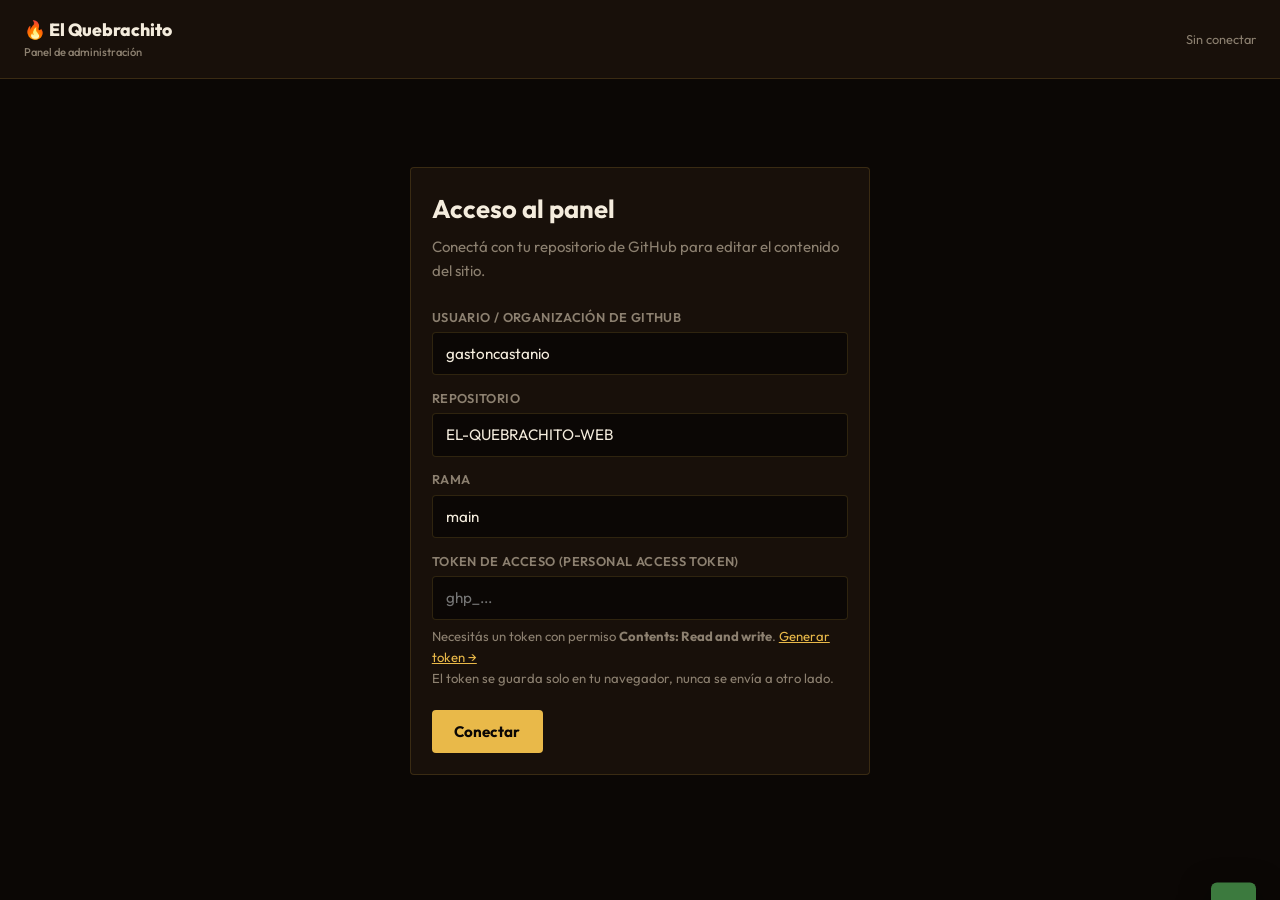
<file: admin.html>
<!DOCTYPE html>
<html lang="es">
<head>
  <meta charset="UTF-8" />
  <meta name="viewport" content="width=device-width, initial-scale=1.0" />
  <title>Panel de Administración — El Quebrachito</title>
  <meta name="robots" content="noindex, nofollow" />
  <link href="https://fonts.googleapis.com/css2?family=Outfit:wght@400;500;600;700;800&display=swap" rel="stylesheet" />
  <style>
    :root {
      --negro: #0B0705; --carbon: #18100A; --carbon-2: #20150C;
      --oro: #E9B949; --oro-claro: #F6D87F; --brasa: #D2691E;
      --crema: #F4ECDD; --gris: #8C8070; --linea: rgba(233,185,73,.16);
      --ok: #3C7A3E; --err: #c0392b;
    }
    * { box-sizing: border-box; margin: 0; padding: 0; }
    body {
      font-family: 'Outfit', sans-serif; background: var(--negro);
      color: var(--crema); line-height: 1.6; font-size: 15px;
    }
    a { color: var(--oro); }
    .wrap { max-width: 1000px; margin: 0 auto; padding: 1.5rem; }

    header.bar {
      background: var(--carbon); border-bottom: 1px solid var(--linea);
      padding: 1rem 1.5rem; display: flex; justify-content: space-between;
      align-items: center; position: sticky; top: 0; z-index: 10;
    }
    header.bar .logo { font-weight: 800; font-size: 1.1rem; }
    header.bar .logo small { display: block; font-size: .7rem; color: var(--gris); font-weight: 500; }
    .status-dot { font-size: .8rem; color: var(--gris); }

    h1 { font-size: 1.6rem; margin-bottom: .3rem; }
    h2 { font-size: 1.2rem; margin: 2rem 0 1rem; color: var(--oro); border-bottom: 1px solid var(--linea); padding-bottom: .5rem; }
    p.sub { color: var(--gris); margin-bottom: 1.5rem; }

    .card {
      background: var(--carbon); border: 1px solid var(--linea);
      padding: 1.3rem; margin-bottom: 1rem; border-radius: 4px;
    }
    label { display: block; font-size: .8rem; font-weight: 600; color: var(--gris); margin-bottom: .3rem; margin-top: .8rem; text-transform: uppercase; letter-spacing: .03em; }
    label:first-child { margin-top: 0; }
    input, textarea, select {
      width: 100%; padding: .7rem .8rem; background: var(--negro);
      border: 1px solid var(--linea); color: var(--crema);
      border-radius: 4px; font-family: inherit; font-size: .95rem;
    }
    input:focus, textarea:focus { outline: none; border-color: var(--oro); }
    textarea { resize: vertical; min-height: 70px; }

    .btn {
      display: inline-flex; align-items: center; gap: .5rem;
      padding: .75rem 1.4rem; background: var(--oro); color: var(--negro);
      border: none; border-radius: 4px; font-weight: 700; cursor: pointer;
      font-family: inherit; font-size: .95rem; transition: all .2s;
    }
    .btn:hover { background: var(--oro-claro); }
    .btn.ghost { background: transparent; color: var(--crema); border: 1px solid var(--linea); }
    .btn.ghost:hover { border-color: var(--oro); color: var(--oro); }
    .btn.danger { background: transparent; color: var(--err); border: 1px solid var(--err); }
    .btn.danger:hover { background: var(--err); color: #fff; }
    .btn:disabled { opacity: .5; cursor: not-allowed; }

    .row { display: grid; grid-template-columns: 1fr 1fr; gap: 1rem; }
    @media (max-width: 600px) { .row { grid-template-columns: 1fr; } }

    .toast {
      position: fixed; bottom: 1.5rem; right: 1.5rem; padding: 1rem 1.4rem;
      border-radius: 6px; font-weight: 600; z-index: 100; max-width: 360px;
      box-shadow: 0 10px 30px rgba(0,0,0,.5); transform: translateY(120%);
      transition: transform .3s; background: var(--ok); color: #fff;
    }
    .toast.show { transform: translateY(0); }
    .toast.err { background: var(--err); }

    .hidden { display: none !important; }

    .prod-item {
      display: flex; gap: 1rem; align-items: center;
      padding: .8rem; border: 1px solid var(--linea); border-radius: 4px;
      margin-bottom: .6rem; background: var(--negro);
    }
    .prod-item img { width: 56px; height: 56px; object-fit: cover; border-radius: 4px; flex-shrink: 0; }
    .prod-item .info { flex: 1; min-width: 0; }
    .prod-item .info strong { display: block; }
    .prod-item .info span { font-size: .82rem; color: var(--gris); }
    .prod-item .acts { display: flex; gap: .4rem; }
    .prod-item .acts button { padding: .4rem .7rem; font-size: .8rem; }

    .login-box { max-width: 460px; margin: 4rem auto; }
    .help { font-size: .82rem; color: var(--gris); margin-top: .4rem; }
    .img-preview { width: 100%; max-width: 200px; aspect-ratio: 1; object-fit: cover; border-radius: 4px; margin-top: .5rem; border: 1px solid var(--linea); }
    .badge { display: inline-block; background: var(--brasa); color: #fff; font-size: .65rem; padding: .15rem .5rem; border-radius: 3px; font-weight: 700; margin-left: .5rem; }
    .spinner { display: inline-block; width: 14px; height: 14px; border: 2px solid rgba(0,0,0,.3); border-top-color: var(--negro); border-radius: 50%; animation: spin .6s linear infinite; }
    @keyframes spin { to { transform: rotate(360deg); } }
  </style>
</head>
<body>

  <header class="bar">
    <div class="logo">🔥 El Quebrachito <small>Panel de administración</small></div>
    <div class="status-dot" id="connStatus">Sin conectar</div>
  </header>

  <!-- LOGIN -->
  <section id="loginView" class="wrap">
    <div class="login-box card">
      <h1>Acceso al panel</h1>
      <p class="sub">Conectá con tu repositorio de GitHub para editar el contenido del sitio.</p>

      <label>Usuario / Organización de GitHub</label>
      <input id="ghOwner" placeholder="gastoncastanio" value="gastoncastanio" />

      <label>Repositorio</label>
      <input id="ghRepo" placeholder="EL-QUEBRACHITO-WEB" value="EL-QUEBRACHITO-WEB" />

      <label>Rama</label>
      <input id="ghBranch" placeholder="main" value="main" />

      <label>Token de acceso (Personal Access Token)</label>
      <input id="ghToken" type="password" placeholder="ghp_..." />
      <p class="help">
        Necesitás un token con permiso <strong>Contents: Read and write</strong>.
        <a href="https://github.com/settings/tokens?type=beta" target="_blank">Generar token →</a><br>
        El token se guarda solo en tu navegador, nunca se envía a otro lado.
      </p>

      <div style="margin-top:1.3rem; display:flex; gap:.6rem;">
        <button class="btn" id="btnLogin">Conectar</button>
      </div>
    </div>
  </section>

  <!-- PANEL -->
  <section id="panelView" class="wrap hidden">
    <div style="display:flex; justify-content:space-between; align-items:flex-start; flex-wrap:wrap; gap:1rem;">
      <div>
        <h1>Editor de contenido</h1>
        <p class="sub" id="repoLabel"></p>
      </div>
      <div style="display:flex; gap:.6rem;">
        <button class="btn ghost" id="btnReload">Recargar</button>
        <button class="btn ghost" id="btnLogout">Salir</button>
      </div>
    </div>

    <!-- CONFIG GENERAL -->
    <h2>Ajustes generales</h2>
    <div class="card">
      <div class="row">
        <div><label>WhatsApp (con código país)</label><input id="cfgWa" placeholder="5491123713598" /></div>
        <div><label>Instagram (sin @)</label><input id="cfgIg" placeholder="elquebrachitolobos" /></div>
      </div>
      <label>Banner promocional</label>
      <input id="cfgBanner" />
    </div>

    <!-- HERO -->
    <h2>Sección principal (Hero)</h2>
    <div class="card">
      <label>Título</label>
      <input id="heroTitulo" />
      <div class="row">
        <div><label>Palabra destacada (en oro)</label><input id="heroPalabra" /></div>
        <div><label>Eyebrow (texto chico arriba)</label><input id="heroEyebrow" /></div>
      </div>
      <label>Subtítulo</label>
      <textarea id="heroSubtitulo"></textarea>
      <label>Imagen de fondo</label>
      <input id="heroImagen" placeholder="URL de la imagen" />
      <input type="file" accept="image/*" id="heroFile" style="margin-top:.5rem" />
      <p class="help">Pegá una URL o subí una imagen (se guarda en tu repo).</p>
      <img class="img-preview hidden" id="heroPreview" />
    </div>

    <!-- PRODUCTOS -->
    <h2>Productos <button class="btn" id="btnAddProd" style="float:right; padding:.45rem 1rem; font-size:.85rem;">+ Agregar producto</button></h2>
    <div id="prodList"></div>

    <!-- GUARDAR -->
    <div style="margin:2.5rem 0; padding:1.3rem; background:var(--carbon); border:1px solid var(--oro); border-radius:6px; text-align:center;">
      <p style="margin-bottom:1rem; color:var(--gris);">Cuando termines, guardá los cambios. Se publican en el sitio en 1-2 minutos.</p>
      <button class="btn" id="btnSave" style="padding:.9rem 2.5rem; font-size:1rem;">💾 Guardar y publicar cambios</button>
    </div>
  </section>

  <!-- MODAL PRODUCTO -->
  <div id="prodModal" class="hidden" style="position:fixed; inset:0; background:rgba(0,0,0,.8); z-index:50; display:flex; align-items:center; justify-content:center; padding:1rem;">
    <div class="card" style="max-width:520px; width:100%; max-height:90vh; overflow-y:auto;">
      <h2 style="margin-top:0;" id="prodModalTitle">Producto</h2>
      <input type="hidden" id="prodIndex" />
      <div class="row">
        <div><label>Línea</label><input id="prodLinea" placeholder="Seleccionada" /></div>
        <div><label>ID interno</label><input id="prodId" placeholder="seleccionada-10kg" /></div>
      </div>
      <label>Nombre</label>
      <input id="prodNombre" />
      <label>Descripción</label>
      <textarea id="prodDesc"></textarea>
      <div class="row">
        <div><label>Precio lista ($)</label><input id="prodPrecio" placeholder="18.999" /></div>
        <div><label>Precio transferencia ($)</label><input id="prodPrecioT" placeholder="14.249" /></div>
      </div>
      <label>Imagen</label>
      <input id="prodImagen" placeholder="URL de la imagen" />
      <input type="file" accept="image/*" id="prodFile" style="margin-top:.5rem" />
      <img class="img-preview hidden" id="prodPreview" />
      <label style="display:flex; align-items:center; gap:.5rem; margin-top:1rem; text-transform:none;">
        <input type="checkbox" id="prodDestacado" style="width:auto;" /> Producto destacado
      </label>
      <div style="margin-top:1.5rem; display:flex; gap:.6rem; justify-content:flex-end;">
        <button class="btn ghost" id="prodCancel">Cancelar</button>
        <button class="btn" id="prodSaveLocal">Guardar producto</button>
      </div>
    </div>
  </div>

  <div class="toast" id="toast"></div>

  <script src="admin.js"></script>
</body>
</html>
</file>
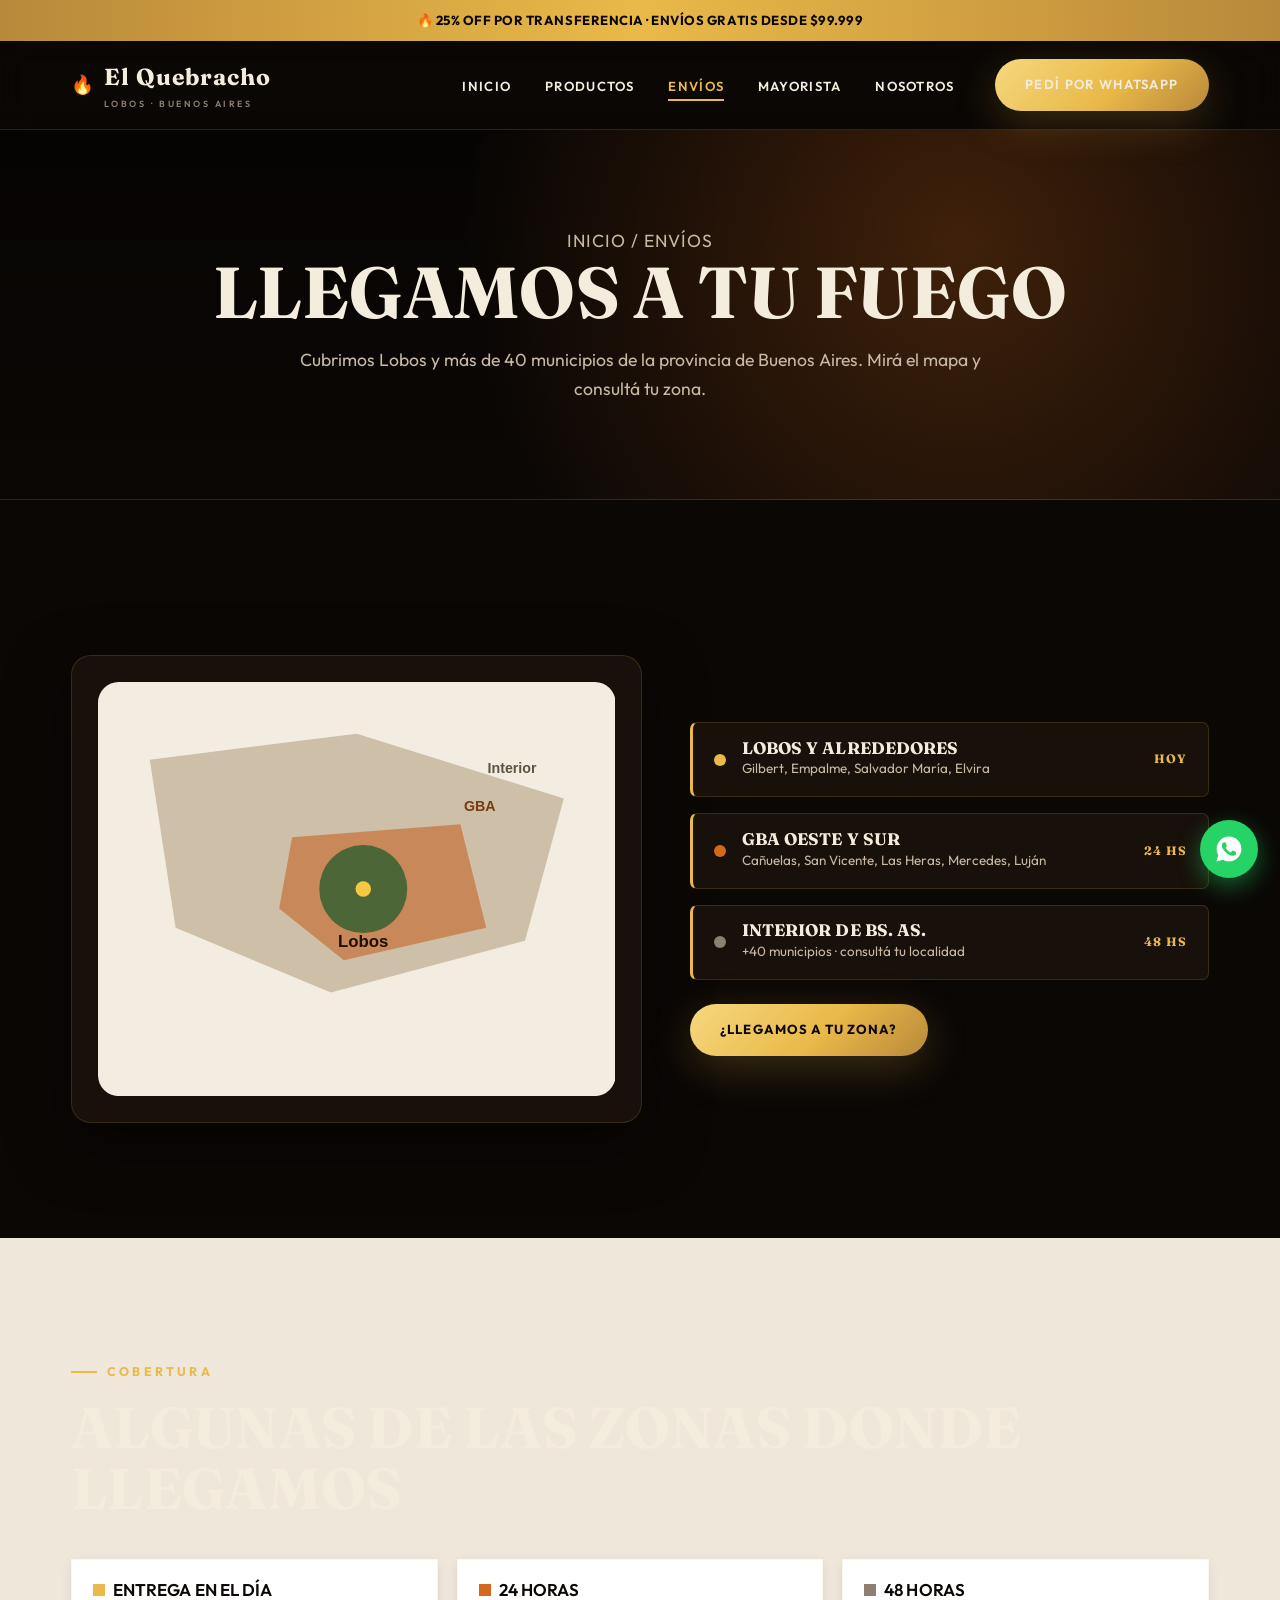
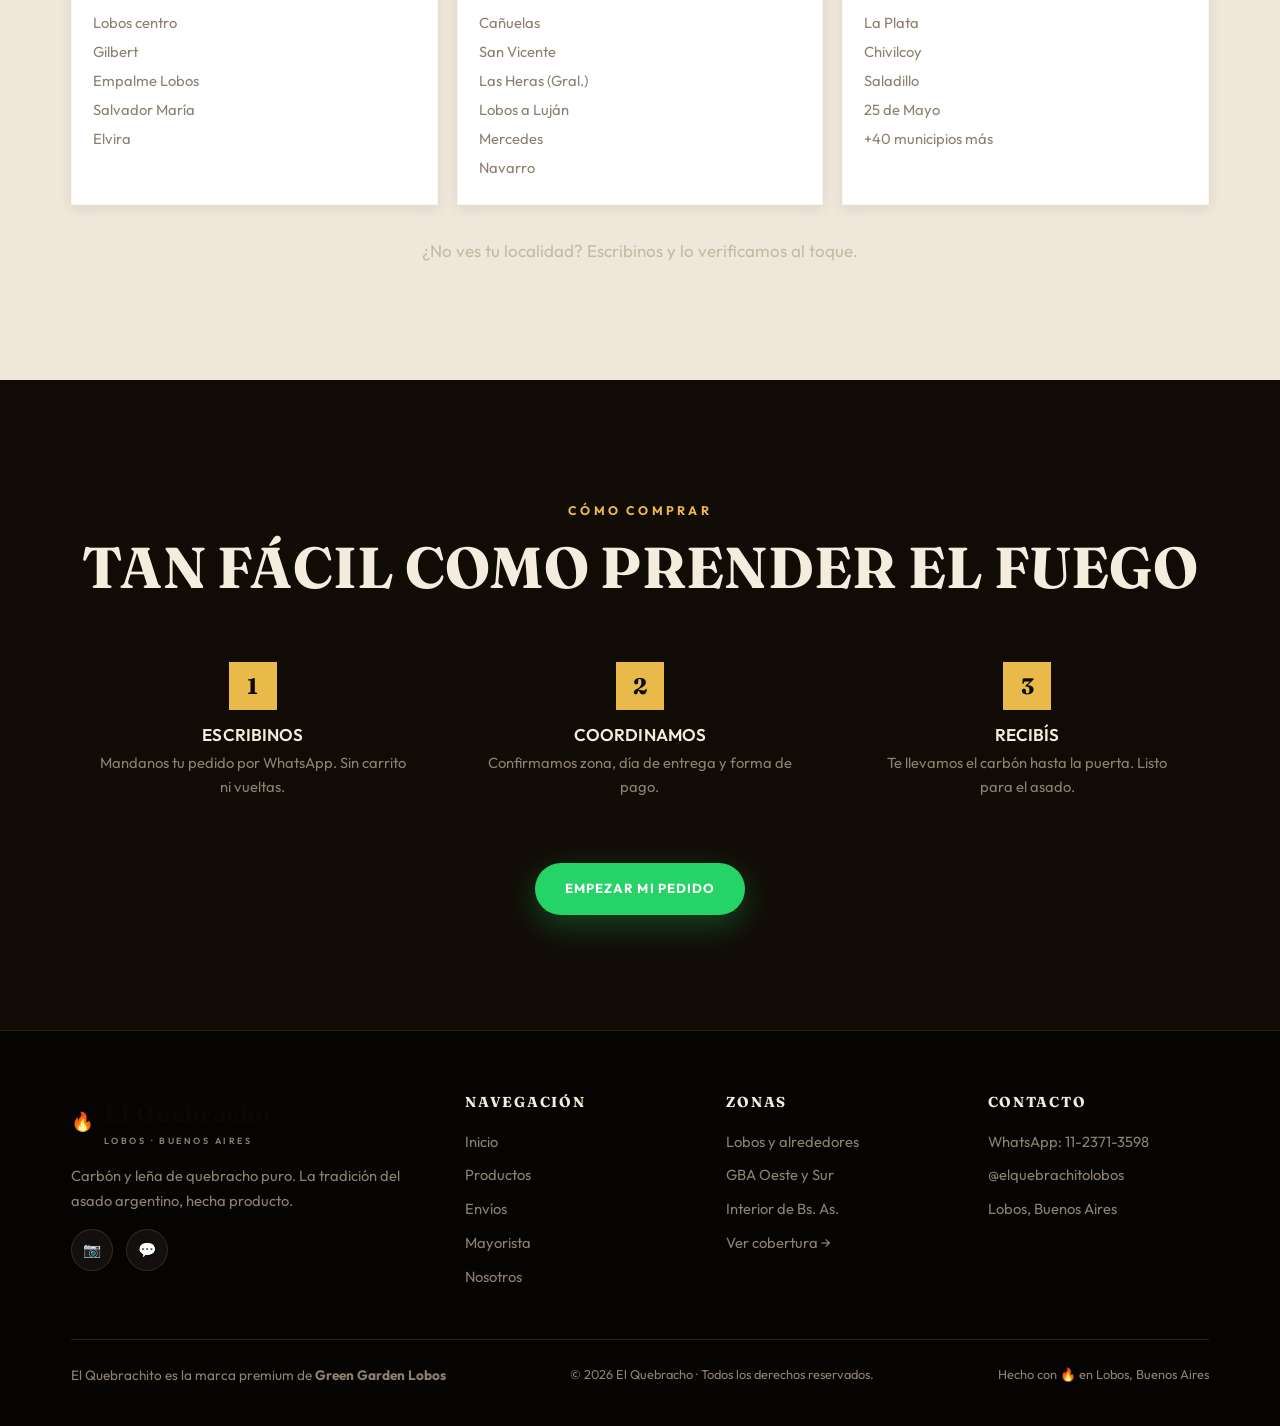
<file: envios.html>
<!DOCTYPE html>
<html lang="es">
<head>
  <meta charset="UTF-8" />
  <meta name="viewport" content="width=device-width, initial-scale=1.0" />
  <title>Envíos — El Quebracho · Zonas de cobertura en Buenos Aires</title>
  <meta name="description" content="Mapa interactivo de zonas de envío. Cubrimos Lobos y más de 40 municipios de la provincia de Buenos Aires. Consultá tu zona y tiempos de entrega." />
  <meta name="theme-color" content="#0B0705" />
  <link rel="preconnect" href="https://fonts.googleapis.com" />
  <link rel="preconnect" href="https://fonts.gstatic.com" crossorigin />
  <link href="https://fonts.googleapis.com/css2?family=Fraunces:wght@400;500;600;700;800&family=Outfit:wght@400;500;600;700;800&display=swap" rel="stylesheet" />
  <link rel="stylesheet" href="main.css" />
  <style>
    .cobertura-grid { display:grid; grid-template-columns:repeat(auto-fit,minmax(240px,1fr)); gap:1.2rem; margin-top:2.5rem; }
    .muni-card { background:#fff; border:1px solid rgba(233,185,73,.12); border-radius:0; padding:1.3rem; box-shadow:0 4px 12px rgba(0,0,0,.08); }
    .muni-card h4 { font-family:var(--font-body); font-weight:600; margin-bottom:.6rem; display:flex; align-items:center; gap:.5rem; color:var(--negro); }
    .muni-card ul { color:var(--gris); font-size:.92rem; }
    .muni-card li { padding:.15rem 0; }
    .steps { display:grid; grid-template-columns:repeat(auto-fit,minmax(220px,1fr)); gap:1.5rem; margin-top:2.5rem; }
    .step { text-align:center; padding:1.5rem; }
    .step .n { width:48px; height:48px; border-radius:0; background:var(--oro); color:var(--negro); font-family:var(--font-display); font-weight:700; font-size:1.4rem; display:grid; place-items:center; margin:0 auto 1rem; }
    .step h4 { font-family:var(--font-body); margin-bottom:.4rem; font-weight:600; }
    .step p { color:var(--gris); font-size:.92rem; }
  </style>
</head>
<body>

  <div class="promo-banner">🔥 <strong>25% OFF por transferencia</strong> · Envíos gratis desde $99.999</div>

  <header class="navbar">
    <nav class="nav-inner container" aria-label="Principal">
      <a href="index.html" class="brand"><span class="flame">🔥</span><span>El Quebracho<small>Lobos · Buenos Aires</small></span></a>
      <ul class="nav-links">
        <li><a href="index.html">Inicio</a></li>
        <li><a href="productos.html">Productos</a></li>
        <li><a href="envios.html" class="active">Envíos</a></li>
        <li><a href="mayorista.html">Mayorista</a></li>
        <li><a href="nosotros.html">Nosotros</a></li>
        <li class="nav-cta"><a class="btn btn-fire" data-wa="Hola! Quería hacer un pedido 🔥">Pedí por WhatsApp</a></li>
      </ul>
      <button class="hamburger" aria-label="Abrir menú" aria-expanded="false"><span></span><span></span><span></span></button>
    </nav>
  </header>
  <div class="nav-backdrop"></div>

  <section class="page-header">
    <div class="container">
      <p class="breadcrumb"><a href="index.html">Inicio</a> / Envíos</p>
      <h1>Llegamos a tu fuego</h1>
      <p>Cubrimos Lobos y más de 40 municipios de la provincia de Buenos Aires. Mirá el mapa y consultá tu zona.</p>
    </div>
  </section>

  <!-- MAPA -->
  <section class="section">
    <div class="container">
      <div class="envios-layout">
        <div class="map-frame reveal">
          <svg viewBox="0 0 400 320" role="img" aria-label="Mapa de zonas de cobertura">
            <rect width="400" height="320" rx="16" fill="#f3ece1" />
            <path class="zona-region" d="M40 60 L200 40 L360 90 L330 200 L180 240 L60 190 Z" fill="#cdbfa8"><title>Interior de Buenos Aires · 48 hs</title></path>
            <path class="zona-region" d="M150 120 L280 110 L300 190 L190 215 L140 175 Z" fill="#C65B1A" opacity="0.55"><title>GBA Oeste y Sur · 24 hs</title></path>
            <circle class="zona-region" cx="205" cy="160" r="34" fill="#2E5E30" opacity="0.8"><title>Lobos y alrededores · entrega en el día</title></circle>
            <circle cx="205" cy="160" r="6" fill="#F5C842" />
            <text x="205" y="205" text-anchor="middle" font-family="DM Sans, sans-serif" font-size="13" font-weight="700" fill="#1a0e05">Lobos</text>
            <text x="295" y="100" text-anchor="middle" font-family="DM Sans, sans-serif" font-size="11" font-weight="600" fill="#7a3a12">GBA</text>
            <text x="320" y="70" text-anchor="middle" font-family="DM Sans, sans-serif" font-size="11" font-weight="600" fill="#5a5340">Interior</text>
          </svg>
        </div>
        <div class="zonas-list">
          <div class="zona-item reveal">
            <span class="dot" style="background:#E9B949"></span>
            <div><h4>Lobos y alrededores</h4><p>Gilbert, Empalme, Salvador María, Elvira</p></div>
            <span class="tiempo">Hoy</span>
          </div>
          <div class="zona-item reveal d1">
            <span class="dot" style="background:#D2691E"></span>
            <div><h4>GBA Oeste y Sur</h4><p>Cañuelas, San Vicente, Las Heras, Mercedes, Luján</p></div>
            <span class="tiempo">24 hs</span>
          </div>
          <div class="zona-item reveal d2">
            <span class="dot" style="background:#8C8070"></span>
            <div><h4>Interior de Bs. As.</h4><p>+40 municipios · consultá tu localidad</p></div>
            <span class="tiempo">48 hs</span>
          </div>
          <div class="reveal d3" style="margin-top:.5rem">
            <a class="btn btn-fire" data-wa="Hola! Quería saber si llegan a mi zona y el costo de envío 🚚">¿Llegamos a tu zona?</a>
          </div>
        </div>
      </div>
    </div>
  </section>

  <!-- LISTADO MUNICIPIOS -->
  <section class="section" style="background:#efe7da">
    <div class="container">
      <p class="eyebrow reveal">Cobertura</p>
      <h2 class="section-title reveal d1">Algunas de las zonas donde llegamos</h2>
      <div class="cobertura-grid">
        <div class="muni-card reveal">
          <h4><span class="dot" style="width:12px;height:12px;border-radius:0;background:#E9B949;display:inline-block"></span> Entrega en el día</h4>
          <ul><li>Lobos centro</li><li>Gilbert</li><li>Empalme Lobos</li><li>Salvador María</li><li>Elvira</li></ul>
        </div>
        <div class="muni-card reveal d1">
          <h4><span class="dot" style="width:12px;height:12px;border-radius:0;background:#D2691E;display:inline-block"></span> 24 horas</h4>
          <ul><li>Cañuelas</li><li>San Vicente</li><li>Las Heras (Gral.)</li><li>Lobos a Luján</li><li>Mercedes</li><li>Navarro</li></ul>
        </div>
        <div class="muni-card reveal d2">
          <h4><span class="dot" style="width:12px;height:12px;border-radius:0;background:#8C8070;display:inline-block"></span> 48 horas</h4>
          <ul><li>La Plata</li><li>Chivilcoy</li><li>Saladillo</li><li>25 de Mayo</li><li>+40 municipios más</li></ul>
        </div>
      </div>
      <p class="text-center reveal" style="margin-top:2rem;color:var(--madera)">¿No ves tu localidad? Escribinos y lo verificamos al toque.</p>
    </div>
  </section>

  <!-- CÓMO COMPRAR -->
  <section class="section section-dark">
    <div class="container text-center">
      <p class="eyebrow reveal">Cómo comprar</p>
      <h2 class="section-title reveal d1">Tan fácil como prender el fuego</h2>
      <div class="steps">
        <div class="step reveal"><div class="n">1</div><h4>Escribinos</h4><p>Mandanos tu pedido por WhatsApp. Sin carrito ni vueltas.</p></div>
        <div class="step reveal d1"><div class="n">2</div><h4>Coordinamos</h4><p>Confirmamos zona, día de entrega y forma de pago.</p></div>
        <div class="step reveal d2"><div class="n">3</div><h4>Recibís</h4><p>Te llevamos el carbón hasta la puerta. Listo para el asado.</p></div>
      </div>
      <div class="reveal" style="margin-top:2.5rem">
        <a class="btn btn-wa" data-wa="Hola! Quería hacer un pedido y coordinar el envío 🚚">Empezar mi pedido</a>
      </div>
    </div>
  </section>

  <footer class="footer">
    <div class="container">
      <div class="footer-grid">
        <div>
          <div class="brand"><span class="flame">🔥</span><span style="color:var(--humo)">El Quebracho<small>Lobos · Buenos Aires</small></span></div>
          <p>Carbón y leña de quebracho puro. La tradición del asado argentino, hecha producto.</p>
          <div class="socials"><a data-ig aria-label="Instagram">📷</a><a data-wa="Hola! 🔥" aria-label="WhatsApp">💬</a></div>
        </div>
        <div><h4>Navegación</h4><ul><li><a href="index.html">Inicio</a></li><li><a href="productos.html">Productos</a></li><li><a href="envios.html">Envíos</a></li><li><a href="mayorista.html">Mayorista</a></li><li><a href="nosotros.html">Nosotros</a></li></ul></div>
        <div><h4>Zonas</h4><ul><li>Lobos y alrededores</li><li>GBA Oeste y Sur</li><li>Interior de Bs. As.</li><li><a href="envios.html">Ver cobertura →</a></li></ul></div>
        <div><h4>Contacto</h4><ul><li><a data-wa="Hola! 🔥">WhatsApp: 11-2371-3598</a></li><li><a data-ig>@elquebrachitolobos</a></li><li>Lobos, Buenos Aires</li></ul></div>
      </div>
      <div class="footer-bottom"><p style="font-size:.85rem;color:var(--gris);margin-bottom:.5rem">El Quebrachito es la marca premium de <strong>Green Garden Lobos</strong></p><span>© <span data-year>2025</span> El Quebracho · Todos los derechos reservados.</span><span>Hecho con 🔥 en Lobos, Buenos Aires</span></div>
    </div>
  </footer>

  <a class="wa-float" data-wa="Hola! Quería hacer una consulta sobre envíos 🚚" aria-label="Escribinos por WhatsApp">
    <svg viewBox="0 0 24 24" aria-hidden="true"><path d="M12.04 2C6.58 2 2.13 6.45 2.13 11.91c0 1.75.46 3.45 1.32 4.95L2 22l5.25-1.38c1.45.79 3.08 1.21 4.79 1.21 5.46 0 9.91-4.45 9.91-9.91C21.95 6.45 17.5 2 12.04 2zm5.8 14.06c-.24.68-1.42 1.31-1.95 1.36-.5.05-1.13.07-1.82-.11-.42-.13-.96-.31-1.65-.61-2.9-1.25-4.8-4.17-4.94-4.36-.15-.19-1.19-1.58-1.19-3.01s.75-2.14 1.02-2.43c.27-.29.58-.36.78-.36.19 0 .39 0 .56.01.18.01.42-.07.66.5.24.58.82 2.01.89 2.16.07.14.12.31.02.5-.09.19-.14.31-.27.48-.14.16-.29.37-.41.49-.14.14-.28.29-.12.57.16.27.72 1.18 1.54 1.92 1.06.94 1.95 1.24 2.22 1.38.27.14.43.12.59-.07.16-.19.68-.79.86-1.06.18-.27.36-.22.61-.13.25.09 1.58.75 1.85.89.27.14.45.2.51.31.07.11.07.64-.17 1.32z"/></svg>
  </a>

  <script src="main.js"></script>
  <script src="content-loader.js"></script>
</body>
</html>
</file>
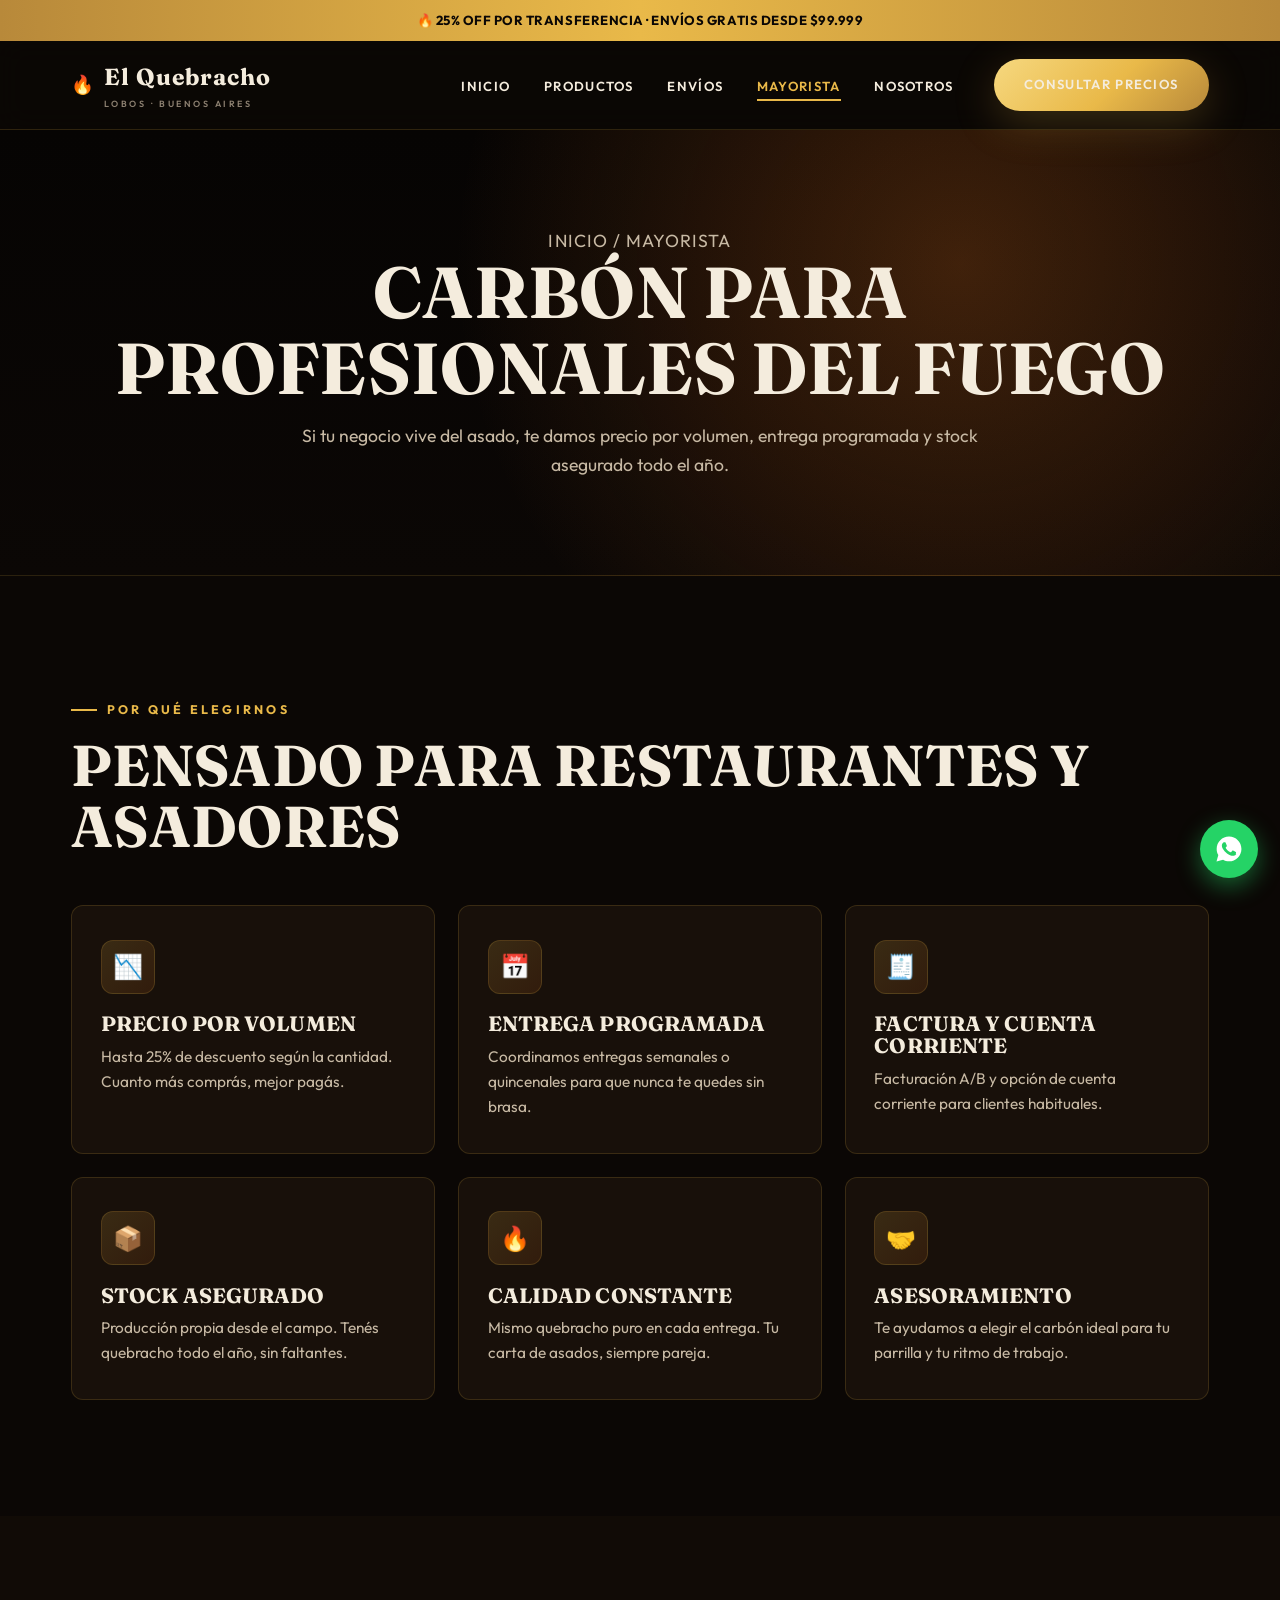
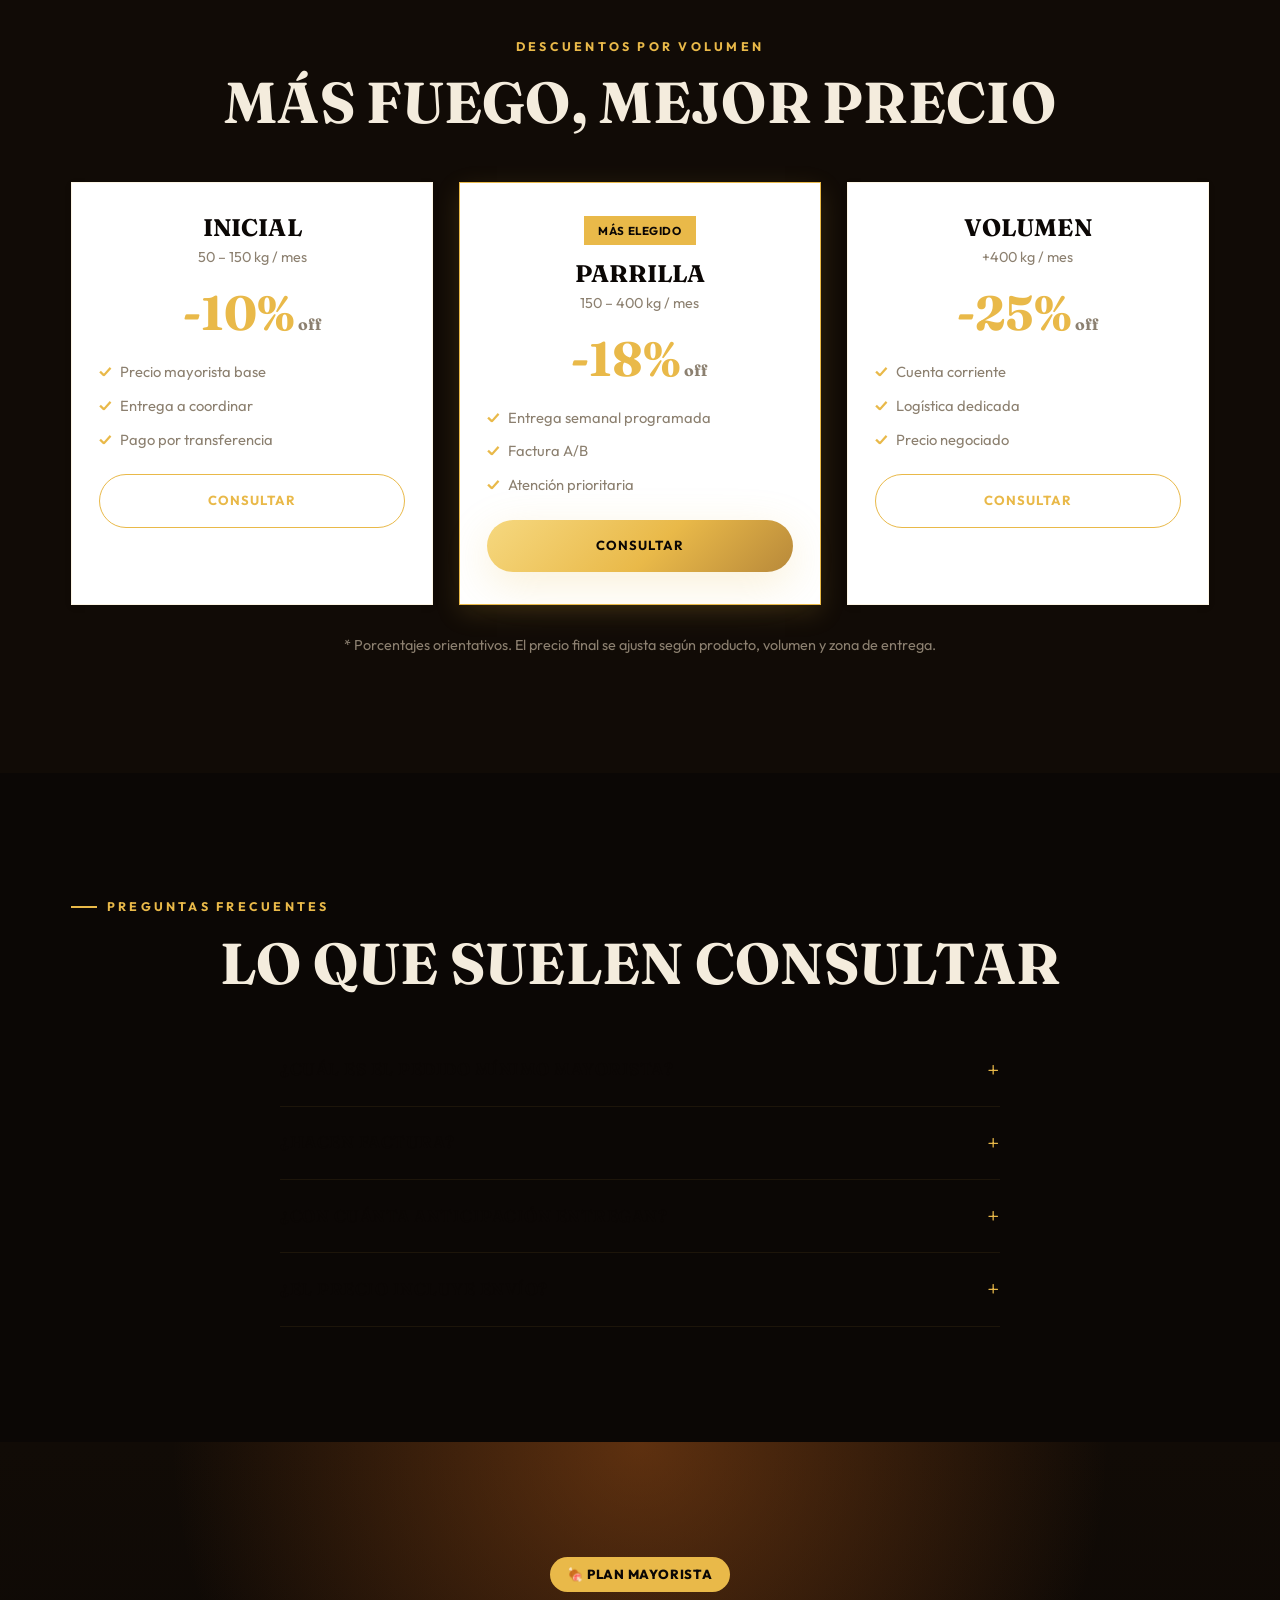
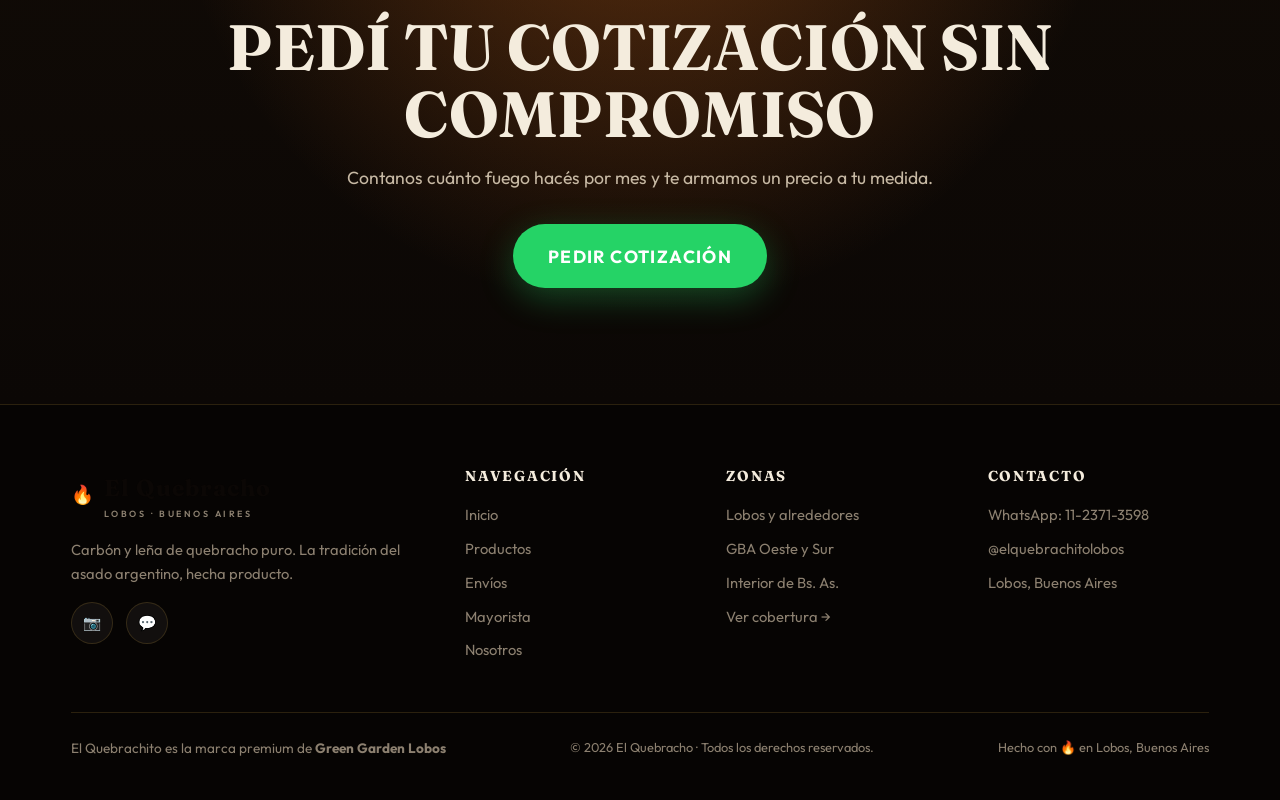
<file: mayorista.html>
<!DOCTYPE html>
<html lang="es">
<head>
  <meta charset="UTF-8" />
  <meta name="viewport" content="width=device-width, initial-scale=1.0" />
  <title>Mayorista — El Quebracho · Carbón para restaurantes y asadores</title>
  <meta name="description" content="Plan mayorista de carbón y leña de quebracho para restaurantes, parrillas y asadores. Precios por volumen, entregas programadas y stock asegurado." />
  <meta name="theme-color" content="#0B0705" />
  <link rel="preconnect" href="https://fonts.googleapis.com" />
  <link rel="preconnect" href="https://fonts.gstatic.com" crossorigin />
  <link href="https://fonts.googleapis.com/css2?family=Fraunces:wght@400;500;600;700;800&family=Outfit:wght@400;500;600;700;800&display=swap" rel="stylesheet" />
  <link rel="stylesheet" href="main.css" />
  <style>
    .tiers { display:grid; grid-template-columns:repeat(auto-fit,minmax(250px,1fr)); gap:1.6rem; margin-top:3rem; }
    .tier { background:#fff; border:1px solid rgba(233,185,73,.14); border-radius:0; padding:2rem 1.7rem; text-align:center; transition:transform .3s var(--ease),border-color .3s; box-shadow:0 2px 8px rgba(0,0,0,.06); }
    .tier:hover { transform:translateY(-6px); border-color:var(--oro); box-shadow:0 8px 24px rgba(233,185,73,.15); }
    .tier.featured { border-color:var(--oro); box-shadow:0 8px 24px rgba(233,185,73,.15); }
    .tier .badge { display:inline-block; background:var(--oro); color:var(--negro); font-size:.72rem; font-weight:700; padding:.3rem .9rem; border-radius:0; margin-bottom:1rem; text-transform:uppercase; letter-spacing:.05em; }
    .tier h3 { color:var(--negro); font-size:1.5rem; margin-bottom:.4rem; font-family:var(--font-display); font-weight:700; }
    .tier .vol { color:var(--gris); font-size:.9rem; margin-bottom:1.2rem; }
    .tier .off { font-family:var(--font-display); font-size:3rem; color:var(--oro); line-height:1; margin-bottom:.3rem; font-weight:700; }
    .tier .off small { font-size:1rem; color:var(--gris); }
    .tier ul { text-align:left; margin:1.4rem 0; display:flex; flex-direction:column; gap:.6rem; }
    .tier li { color:var(--gris); font-size:.92rem; display:flex; gap:.5rem; }
    .tier li::before { content:'✓'; color:var(--oro); font-weight:800; }
    .tier .btn { width:100%; justify-content:center; }
    .faq { max-width:720px; margin-inline:auto; }
    .faq details { border-bottom:1px solid rgba(233,185,73,.08); padding:1.1rem 0; }
    .faq summary { font-weight:600; cursor:pointer; font-size:1.05rem; list-style:none; display:flex; justify-content:space-between; align-items:center; color:var(--negro); }
    .faq summary::after { content:'+'; color:var(--oro); font-size:1.4rem; }
    .faq details[open] summary::after { content:'−'; }
    .faq p { color:var(--gris); margin-top:.7rem; }
  </style>
</head>
<body>

  <div class="promo-banner">🍖 <strong>Precios mayoristas</strong> para restaurantes, parrillas y asadores profesionales</div>

  <header class="navbar">
    <nav class="nav-inner container" aria-label="Principal">
      <a href="index.html" class="brand"><span class="flame">🔥</span><span>El Quebracho<small>Lobos · Buenos Aires</small></span></a>
      <ul class="nav-links">
        <li><a href="index.html">Inicio</a></li>
        <li><a href="productos.html">Productos</a></li>
        <li><a href="envios.html">Envíos</a></li>
        <li><a href="mayorista.html" class="active">Mayorista</a></li>
        <li><a href="nosotros.html">Nosotros</a></li>
        <li class="nav-cta"><a class="btn btn-fire" data-wa="Hola! Soy un negocio y quería consultar precios mayoristas 🍖">Consultar precios</a></li>
      </ul>
      <button class="hamburger" aria-label="Abrir menú" aria-expanded="false"><span></span><span></span><span></span></button>
    </nav>
  </header>
  <div class="nav-backdrop"></div>

  <section class="page-header">
    <div class="container">
      <p class="breadcrumb"><a href="index.html">Inicio</a> / Mayorista</p>
      <h1>Carbón para profesionales del fuego</h1>
      <p>Si tu negocio vive del asado, te damos precio por volumen, entrega programada y stock asegurado todo el año.</p>
    </div>
  </section>

  <!-- BENEFICIOS -->
  <section class="section">
    <div class="container">
      <p class="eyebrow reveal">Por qué elegirnos</p>
      <h2 class="section-title reveal d1">Pensado para restaurantes y asadores</h2>
      <div class="value-grid">
        <article class="value-card reveal"><div class="ico">📉</div><h3>Precio por volumen</h3><p>Hasta 25% de descuento según la cantidad. Cuanto más comprás, mejor pagás.</p></article>
        <article class="value-card reveal d1"><div class="ico">📅</div><h3>Entrega programada</h3><p>Coordinamos entregas semanales o quincenales para que nunca te quedes sin brasa.</p></article>
        <article class="value-card reveal d2"><div class="ico">🧾</div><h3>Factura y cuenta corriente</h3><p>Facturación A/B y opción de cuenta corriente para clientes habituales.</p></article>
        <article class="value-card reveal"><div class="ico">📦</div><h3>Stock asegurado</h3><p>Producción propia desde el campo. Tenés quebracho todo el año, sin faltantes.</p></article>
        <article class="value-card reveal d1"><div class="ico">🔥</div><h3>Calidad constante</h3><p>Mismo quebracho puro en cada entrega. Tu carta de asados, siempre pareja.</p></article>
        <article class="value-card reveal d2"><div class="ico">🤝</div><h3>Asesoramiento</h3><p>Te ayudamos a elegir el carbón ideal para tu parrilla y tu ritmo de trabajo.</p></article>
      </div>
    </div>
  </section>

  <!-- ESCALONES DE PRECIO -->
  <section class="section section-dark">
    <div class="container text-center">
      <p class="eyebrow reveal">Descuentos por volumen</p>
      <h2 class="section-title reveal d1">Más fuego, mejor precio</h2>
      <div class="tiers">
        <div class="tier reveal">
          <h3>Inicial</h3>
          <p class="vol">50 – 150 kg / mes</p>
          <div class="off">-10%<small> off</small></div>
          <ul><li>Precio mayorista base</li><li>Entrega a coordinar</li><li>Pago por transferencia</li></ul>
          <a class="btn btn-outline on-dark" data-wa="Hola! Me interesa el plan mayorista Inicial (50-150 kg/mes) 🍖">Consultar</a>
        </div>
        <div class="tier featured reveal d1">
          <span class="badge">Más elegido</span>
          <h3>Parrilla</h3>
          <p class="vol">150 – 400 kg / mes</p>
          <div class="off">-18%<small> off</small></div>
          <ul><li>Entrega semanal programada</li><li>Factura A/B</li><li>Atención prioritaria</li></ul>
          <a class="btn btn-fire" data-wa="Hola! Me interesa el plan mayorista Parrilla (150-400 kg/mes) 🍖">Consultar</a>
        </div>
        <div class="tier reveal d2">
          <h3>Volumen</h3>
          <p class="vol">+400 kg / mes</p>
          <div class="off">-25%<small> off</small></div>
          <ul><li>Cuenta corriente</li><li>Logística dedicada</li><li>Precio negociado</li></ul>
          <a class="btn btn-outline on-dark" data-wa="Hola! Manejo +400 kg/mes y quería hablar del plan Volumen 🍖">Consultar</a>
        </div>
      </div>
      <p class="reveal" style="color:var(--txt-muted);margin-top:1.8rem;font-size:.9rem">* Porcentajes orientativos. El precio final se ajusta según producto, volumen y zona de entrega.</p>
    </div>
  </section>

  <!-- FAQ -->
  <section class="section">
    <div class="container">
      <p class="eyebrow reveal text-center">Preguntas frecuentes</p>
      <h2 class="section-title reveal d1 text-center" style="margin-bottom:2.5rem">Lo que suelen consultar</h2>
      <div class="faq reveal d2">
        <details><summary>¿Cuál es el pedido mínimo mayorista?</summary><p>El plan mayorista arranca en 50 kg mensuales. Por debajo de eso, aplican los precios del catálogo general.</p></details>
        <details><summary>¿Hacen factura?</summary><p>Sí, emitimos factura A y B. Para clientes habituales ofrecemos también cuenta corriente.</p></details>
        <details><summary>¿Con cuánta anticipación entregan?</summary><p>Para zonas de GBA, 24 a 48 hs. Con entregas programadas semanales coordinamos un día fijo para tu negocio.</p></details>
        <details><summary>¿El precio incluye envío?</summary><p>Depende de la zona y el volumen. En pedidos grandes el envío suele estar bonificado — lo confirmamos al cotizar.</p></details>
      </div>
    </div>
  </section>

  <!-- CTA -->
  <section class="section cta-final">
    <div class="container">
      <span class="badge-off reveal">🍖 Plan mayorista</span>
      <h2 class="reveal d1">Pedí tu cotización sin compromiso</h2>
      <p class="reveal d2">Contanos cuánto fuego hacés por mes y te armamos un precio a tu medida.</p>
      <div class="reveal d3">
        <a class="btn btn-wa" style="padding:1.1rem 2.2rem;font-size:1.1rem" data-wa="Hola! Soy un negocio y quería una cotización mayorista. Manejo aprox ___ kg por mes 🍖">Pedir cotización</a>
      </div>
    </div>
  </section>

  <footer class="footer">
    <div class="container">
      <div class="footer-grid">
        <div>
          <div class="brand"><span class="flame">🔥</span><span style="color:var(--humo)">El Quebracho<small>Lobos · Buenos Aires</small></span></div>
          <p>Carbón y leña de quebracho puro. La tradición del asado argentino, hecha producto.</p>
          <div class="socials"><a data-ig aria-label="Instagram">📷</a><a data-wa="Hola! 🔥" aria-label="WhatsApp">💬</a></div>
        </div>
        <div><h4>Navegación</h4><ul><li><a href="index.html">Inicio</a></li><li><a href="productos.html">Productos</a></li><li><a href="envios.html">Envíos</a></li><li><a href="mayorista.html">Mayorista</a></li><li><a href="nosotros.html">Nosotros</a></li></ul></div>
        <div><h4>Zonas</h4><ul><li>Lobos y alrededores</li><li>GBA Oeste y Sur</li><li>Interior de Bs. As.</li><li><a href="envios.html">Ver cobertura →</a></li></ul></div>
        <div><h4>Contacto</h4><ul><li><a data-wa="Hola! 🔥">WhatsApp: 11-2371-3598</a></li><li><a data-ig>@elquebrachitolobos</a></li><li>Lobos, Buenos Aires</li></ul></div>
      </div>
      <div class="footer-bottom"><p style="font-size:.85rem;color:var(--gris);margin-bottom:.5rem">El Quebrachito es la marca premium de <strong>Green Garden Lobos</strong></p><span>© <span data-year>2025</span> El Quebracho · Todos los derechos reservados.</span><span>Hecho con 🔥 en Lobos, Buenos Aires</span></div>
    </div>
  </footer>

  <a class="wa-float" data-wa="Hola! Quería consultar precios mayoristas 🍖" aria-label="Escribinos por WhatsApp">
    <svg viewBox="0 0 24 24" aria-hidden="true"><path d="M12.04 2C6.58 2 2.13 6.45 2.13 11.91c0 1.75.46 3.45 1.32 4.95L2 22l5.25-1.38c1.45.79 3.08 1.21 4.79 1.21 5.46 0 9.91-4.45 9.91-9.91C21.95 6.45 17.5 2 12.04 2zm5.8 14.06c-.24.68-1.42 1.31-1.95 1.36-.5.05-1.13.07-1.82-.11-.42-.13-.96-.31-1.65-.61-2.9-1.25-4.8-4.17-4.94-4.36-.15-.19-1.19-1.58-1.19-3.01s.75-2.14 1.02-2.43c.27-.29.58-.36.78-.36.19 0 .39 0 .56.01.18.01.42-.07.66.5.24.58.82 2.01.89 2.16.07.14.12.31.02.5-.09.19-.14.31-.27.48-.14.16-.29.37-.41.49-.14.14-.28.29-.12.57.16.27.72 1.18 1.54 1.92 1.06.94 1.95 1.24 2.22 1.38.27.14.43.12.59-.07.16-.19.68-.79.86-1.06.18-.27.36-.22.61-.13.25.09 1.58.75 1.85.89.27.14.45.2.51.31.07.11.07.64-.17 1.32z"/></svg>
  </a>

  <script src="main.js"></script>
  <script src="content-loader.js"></script>
</body>
</html>
</file>
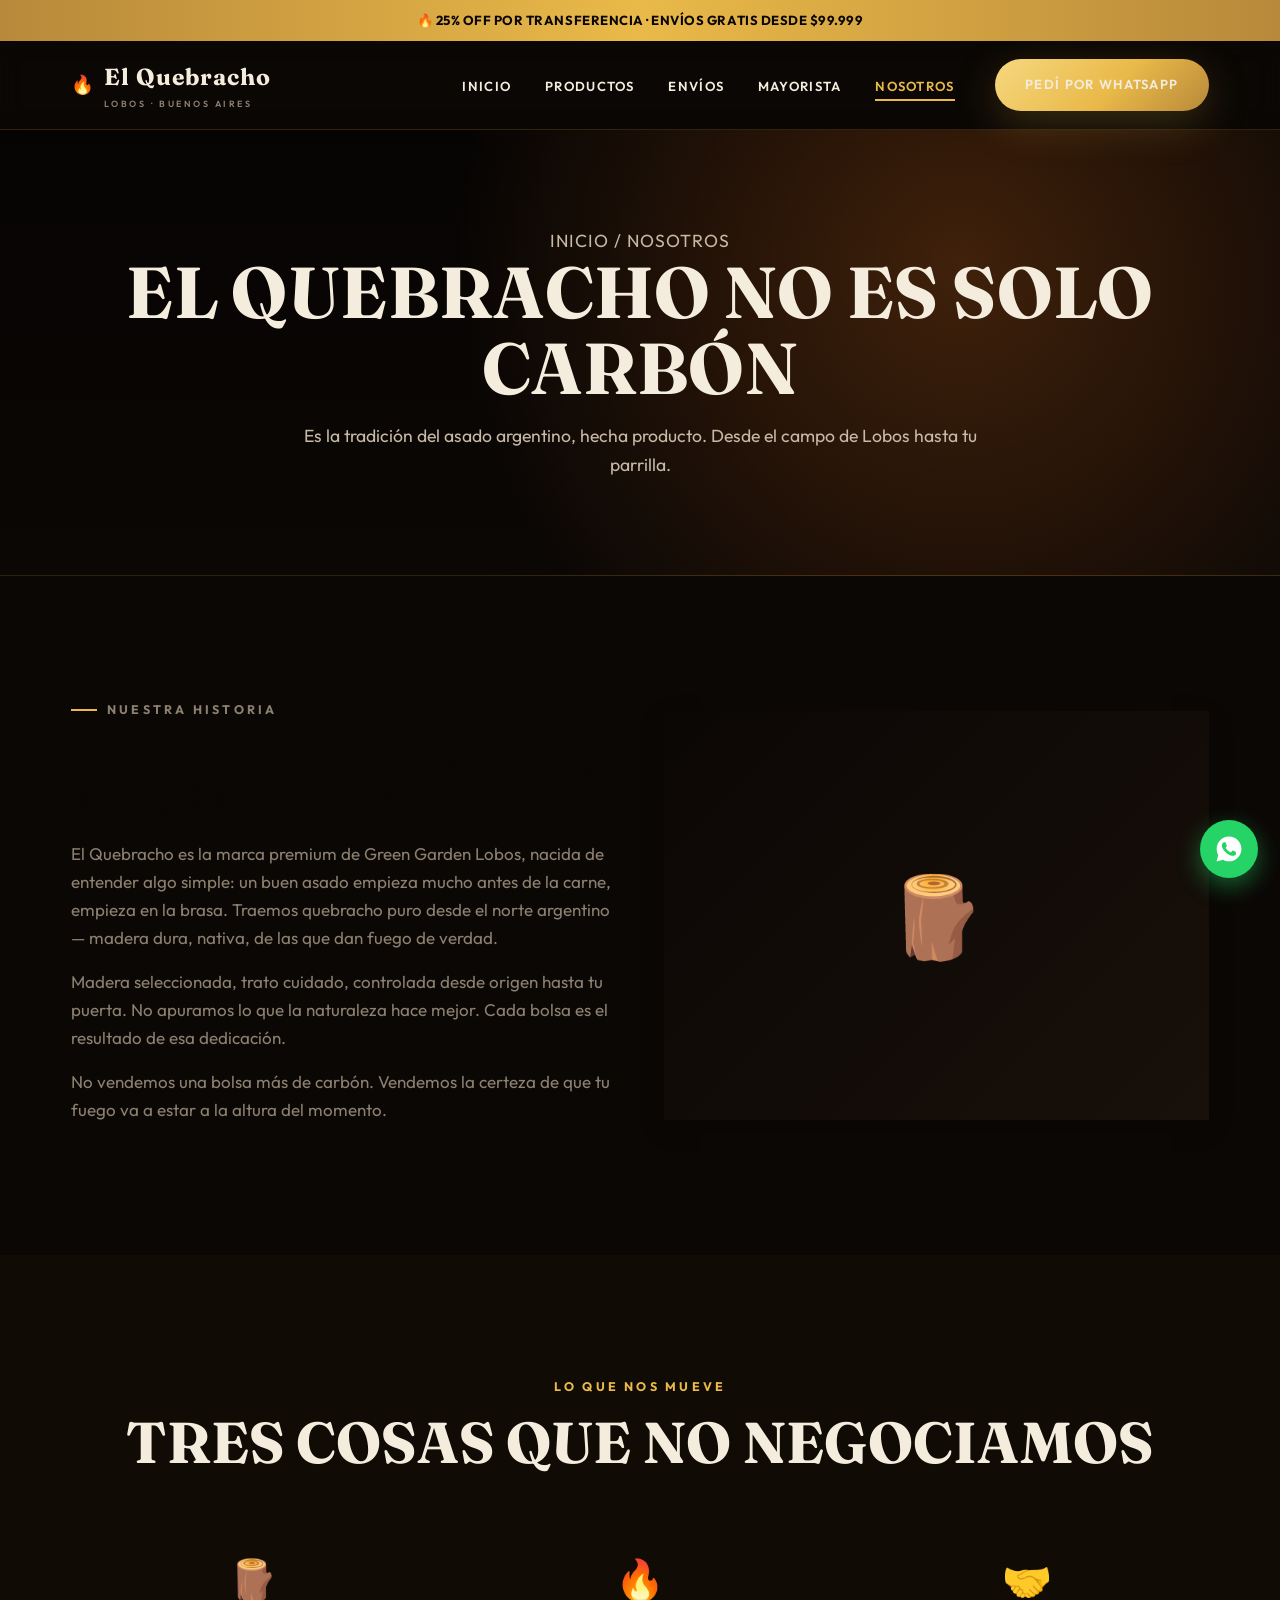
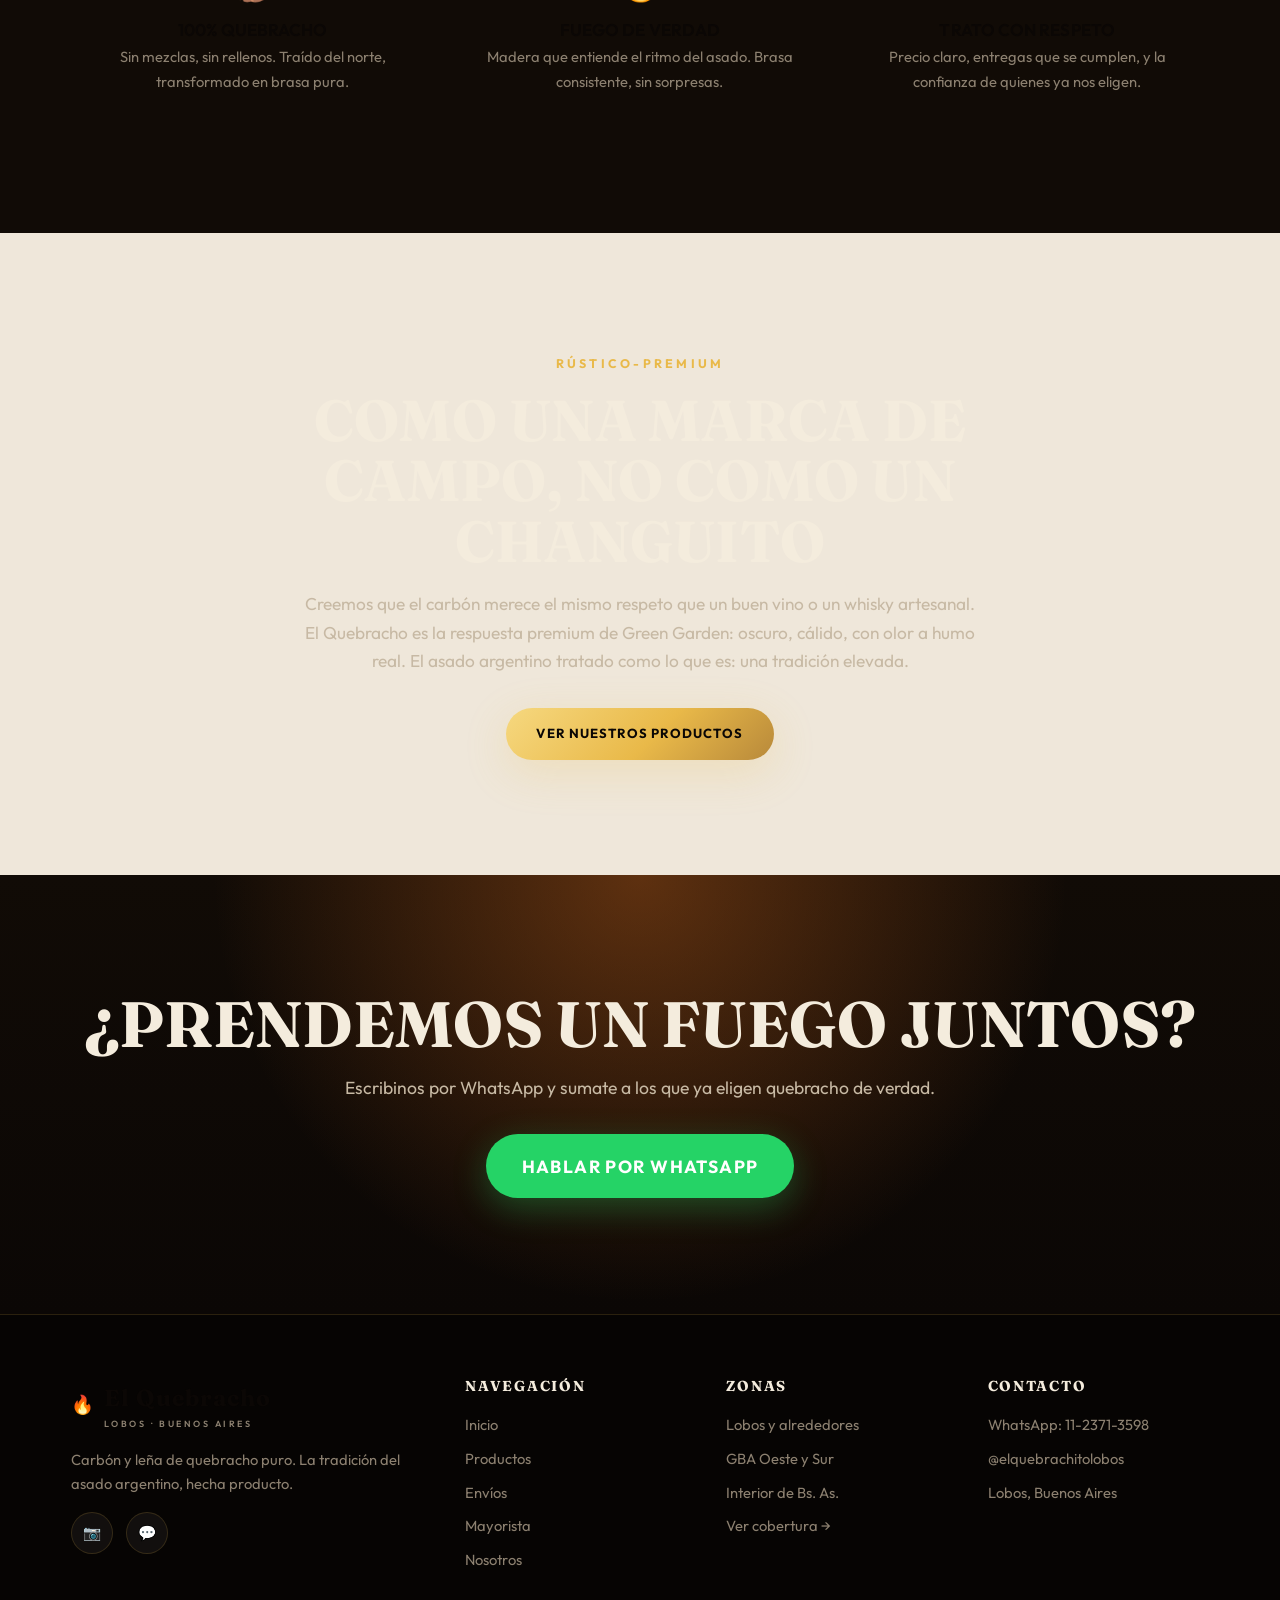
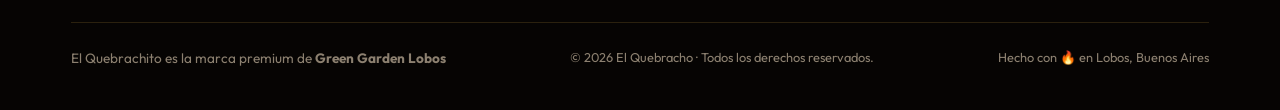
<file: nosotros.html>
<!DOCTYPE html>
<html lang="es">
<head>
  <meta charset="UTF-8" />
  <meta name="viewport" content="width=device-width, initial-scale=1.0" />
  <title>Nosotros — El Quebracho · Carbón y leña de campo, Lobos</title>
  <meta name="description" content="La historia de El Quebracho: quebracho puro traído del norte argentino, transformado en producto premium. La tradición del asado argentino, hecha brasa." />
  <meta name="theme-color" content="#0B0705" />
  <link rel="preconnect" href="https://fonts.googleapis.com" />
  <link rel="preconnect" href="https://fonts.gstatic.com" crossorigin />
  <link href="https://fonts.googleapis.com/css2?family=Fraunces:wght@400;500;600;700;800&family=Outfit:wght@400;500;600;700;800&display=swap" rel="stylesheet" />
  <link rel="stylesheet" href="main.css" />
  <style>
    .story { display:grid; grid-template-columns:1fr 1fr; gap:3rem; align-items:center; }
    .story-media { aspect-ratio:4/3; border-radius:0; background:linear-gradient(135deg,#0B0705,#18100A); display:grid; place-items:center; font-size:5rem; box-shadow:0 8px 24px rgba(0,0,0,.2); }
    .story h2 { font-size:clamp(1.8rem,4vw,2.6rem); margin-bottom:1rem; font-family:var(--font-display); font-weight:700; color:var(--negro); }
    .story p { color:var(--gris); margin-bottom:1rem; }
    .values-line { display:grid; grid-template-columns:repeat(auto-fit,minmax(200px,1fr)); gap:1.5rem; margin-top:3rem; }
    .vline { text-align:center; padding:1.5rem; }
    .vline .big { font-size:2.5rem; margin-bottom:.6rem; }
    .vline h4 { font-family:var(--font-body); margin-bottom:.4rem; color:var(--negro); font-weight:600; }
    .vline p { color:var(--gris); font-size:.92rem; }
    @media (max-width:900px){ .story{ grid-template-columns:1fr; } }
  </style>
</head>
<body>

  <div class="promo-banner">🔥 <strong>25% OFF por transferencia</strong> · Envíos gratis desde $99.999</div>

  <header class="navbar">
    <nav class="nav-inner container" aria-label="Principal">
      <a href="index.html" class="brand"><span class="flame">🔥</span><span>El Quebracho<small>Lobos · Buenos Aires</small></span></a>
      <ul class="nav-links">
        <li><a href="index.html">Inicio</a></li>
        <li><a href="productos.html">Productos</a></li>
        <li><a href="envios.html">Envíos</a></li>
        <li><a href="mayorista.html">Mayorista</a></li>
        <li><a href="nosotros.html" class="active">Nosotros</a></li>
        <li class="nav-cta"><a class="btn btn-fire" data-wa="Hola! Quería hacer un pedido 🔥">Pedí por WhatsApp</a></li>
      </ul>
      <button class="hamburger" aria-label="Abrir menú" aria-expanded="false"><span></span><span></span><span></span></button>
    </nav>
  </header>
  <div class="nav-backdrop"></div>

  <section class="page-header">
    <div class="container">
      <p class="breadcrumb"><a href="index.html">Inicio</a> / Nosotros</p>
      <h1>El quebracho no es solo carbón</h1>
      <p>Es la tradición del asado argentino, hecha producto. Desde el campo de Lobos hasta tu parrilla.</p>
    </div>
  </section>

  <!-- HISTORIA -->
  <section class="section">
    <div class="container">
      <div class="story">
        <div class="reveal">
          <p class="eyebrow">Nuestra historia</p>
          <h2>Del norte argentino a tu parrilla</h2>
          <p>El Quebracho es la marca premium de Green Garden Lobos, nacida de entender algo simple: un buen asado empieza mucho antes de la carne, empieza en la brasa. Traemos quebracho puro desde el norte argentino — madera dura, nativa, de las que dan fuego de verdad.</p>
          <p>Madera seleccionada, trato cuidado, controlada desde origen hasta tu puerta. No apuramos lo que la naturaleza hace mejor. Cada bolsa es el resultado de esa dedicación.</p>
          <p>No vendemos una bolsa más de carbón. Vendemos la certeza de que tu fuego va a estar a la altura del momento.</p>
        </div>
        <div class="story-media reveal d1">🪵</div>
      </div>
    </div>
  </section>

  <!-- VALORES -->
  <section class="section section-dark">
    <div class="container text-center">
      <p class="eyebrow reveal">Lo que nos mueve</p>
      <h2 class="section-title reveal d1">Tres cosas que no negociamos</h2>
      <div class="values-line">
        <div class="vline reveal"><div class="big">🪵</div><h4>100% Quebracho</h4><p>Sin mezclas, sin rellenos. Traído del norte, transformado en brasa pura.</p></div>
        <div class="vline reveal d1"><div class="big">🔥</div><h4>Fuego de verdad</h4><p>Madera que entiende el ritmo del asado. Brasa consistente, sin sorpresas.</p></div>
        <div class="vline reveal d2"><div class="big">🤝</div><h4>Trato con respeto</h4><p>Precio claro, entregas que se cumplen, y la confianza de quienes ya nos eligen.</p></div>
      </div>
    </div>
  </section>

  <!-- DIFERENCIA -->
  <section class="section" style="background:#efe7da">
    <div class="container text-center">
      <p class="eyebrow reveal">Rústico-premium</p>
      <h2 class="section-title reveal d1 mx-auto" style="max-width:18ch;margin-inline:auto">Como una marca de campo, no como un changuito</h2>
      <p class="section-lead mx-auto reveal d2" style="margin-inline:auto">Creemos que el carbón merece el mismo respeto que un buen vino o un whisky artesanal. El Quebracho es la respuesta premium de Green Garden: oscuro, cálido, con olor a humo real. El asado argentino tratado como lo que es: una tradición elevada.</p>
      <div class="reveal d3" style="margin-top:2rem">
        <a class="btn btn-fire" href="productos.html">Ver nuestros productos</a>
      </div>
    </div>
  </section>

  <!-- CTA -->
  <section class="section cta-final">
    <div class="container">
      <h2 class="reveal">¿Prendemos un fuego juntos?</h2>
      <p class="reveal d1">Escribinos por WhatsApp y sumate a los que ya eligen quebracho de verdad.</p>
      <div class="reveal d2">
        <a class="btn btn-wa" style="padding:1.1rem 2.2rem;font-size:1.1rem" data-wa="Hola! Quería conocer más sobre El Quebracho 🔥">Hablar por WhatsApp</a>
      </div>
    </div>
  </section>

  <footer class="footer">
    <div class="container">
      <div class="footer-grid">
        <div>
          <div class="brand"><span class="flame">🔥</span><span style="color:var(--humo)">El Quebracho<small>Lobos · Buenos Aires</small></span></div>
          <p>Carbón y leña de quebracho puro. La tradición del asado argentino, hecha producto.</p>
          <div class="socials"><a data-ig aria-label="Instagram">📷</a><a data-wa="Hola! 🔥" aria-label="WhatsApp">💬</a></div>
        </div>
        <div><h4>Navegación</h4><ul><li><a href="index.html">Inicio</a></li><li><a href="productos.html">Productos</a></li><li><a href="envios.html">Envíos</a></li><li><a href="mayorista.html">Mayorista</a></li><li><a href="nosotros.html">Nosotros</a></li></ul></div>
        <div><h4>Zonas</h4><ul><li>Lobos y alrededores</li><li>GBA Oeste y Sur</li><li>Interior de Bs. As.</li><li><a href="envios.html">Ver cobertura →</a></li></ul></div>
        <div><h4>Contacto</h4><ul><li><a data-wa="Hola! 🔥">WhatsApp: 11-2371-3598</a></li><li><a data-ig>@elquebrachitolobos</a></li><li>Lobos, Buenos Aires</li></ul></div>
      </div>
      <div class="footer-bottom"><p style="font-size:.85rem;color:var(--gris);margin-bottom:.5rem">El Quebrachito es la marca premium de <strong>Green Garden Lobos</strong></p><span>© <span data-year>2025</span> El Quebracho · Todos los derechos reservados.</span><span>Hecho con 🔥 en Lobos, Buenos Aires</span></div>
    </div>
  </footer>

  <a class="wa-float" data-wa="Hola! Quería hacer una consulta 🔥" aria-label="Escribinos por WhatsApp">
    <svg viewBox="0 0 24 24" aria-hidden="true"><path d="M12.04 2C6.58 2 2.13 6.45 2.13 11.91c0 1.75.46 3.45 1.32 4.95L2 22l5.25-1.38c1.45.79 3.08 1.21 4.79 1.21 5.46 0 9.91-4.45 9.91-9.91C21.95 6.45 17.5 2 12.04 2zm5.8 14.06c-.24.68-1.42 1.31-1.95 1.36-.5.05-1.13.07-1.82-.11-.42-.13-.96-.31-1.65-.61-2.9-1.25-4.8-4.17-4.94-4.36-.15-.19-1.19-1.58-1.19-3.01s.75-2.14 1.02-2.43c.27-.29.58-.36.78-.36.19 0 .39 0 .56.01.18.01.42-.07.66.5.24.58.82 2.01.89 2.16.07.14.12.31.02.5-.09.19-.14.31-.27.48-.14.16-.29.37-.41.49-.14.14-.28.29-.12.57.16.27.72 1.18 1.54 1.92 1.06.94 1.95 1.24 2.22 1.38.27.14.43.12.59-.07.16-.19.68-.79.86-1.06.18-.27.36-.22.61-.13.25.09 1.58.75 1.85.89.27.14.45.2.51.31.07.11.07.64-.17 1.32z"/></svg>
  </a>

  <script src="main.js"></script>
  <script src="content-loader.js"></script>
</body>
</html>
</file>
<file: main.css>
/* ==========================================================================
   EL QUEBRACHITO — Design System  ·  Negro & Oro · Premium Asador
   Marca de carbón de Green Garden Lobos · Quebracho del norte
   ========================================================================== */

/* ----------  1. TOKENS / VARIABLES  ---------- */
:root {
  /* Paleta premium · negro + oro */
  --negro:      #0B0705;   /* fondo principal, casi negro cálido */
  --negro-2:    #110B06;   /* secciones alternas */
  --carbon:     #18100A;   /* cards / superficies */
  --carbon-2:   #20150C;   /* hover de cards */
  --oro:        #E9B949;   /* oro premium · acento principal */
  --oro-claro:  #F6D87F;   /* oro claro · highlights */
  --oro-prof:   #B8893A;   /* oro profundo · bordes */
  --brasa:      #D2691E;   /* brasa / ember */
  --brasa-osc:  #9E4513;
  --crema:      #F4ECDD;   /* texto claro principal */
  --crema-dim:  #C7B9A4;   /* texto secundario */
  --gris:       #8C8070;   /* texto muted */
  --verde:      #3C7A3E;   /* zona disponible (envíos) */
  --linea:      rgba(233,185,73,.16);  /* bordes oro tenues */
  --linea-soft: rgba(244,236,221,.08);

  /* Compatibilidad con clases viejas */
  --fuego: var(--oro);
  --madera: var(--crema-dim);
  --humo: var(--negro);
  --txt-on-dark: var(--crema);
  --humo-dim: var(--crema-dim);
  --txt-muted: var(--gris);
  --carbon-soft: var(--carbon);
  --campo: var(--verde);

  /* Tipografía */
  --font-display: 'Fraunces', serif;
  --font-body: 'Outfit', -apple-system, BlinkMacSystemFont, 'Segoe UI', sans-serif;

  /* Espaciado / radios */
  --radius:    12px;
  --radius-sm: 7px;
  --radius-lg: 20px;
  --maxw: 1240px;
  --gutter: clamp(1.25rem, 4vw, 3.5rem);

  /* Sombras */
  --shadow-soft: 0 10px 40px rgba(0,0,0,.45);
  --shadow-card: 0 20px 60px rgba(0,0,0,.6);
  --shadow-gold: 0 12px 44px rgba(233,185,73,.22);

  --ease: cubic-bezier(.2,.7,.2,1);
}

/* ----------  2. RESET  ---------- */
*, *::before, *::after { box-sizing: border-box; }
* { margin: 0; padding: 0; }
html { scroll-behavior: smooth; -webkit-text-size-adjust: 100%; }
body {
  font-family: var(--font-body);
  background: var(--negro);
  color: var(--crema);
  line-height: 1.65;
  font-size: 17px;
  overflow-x: hidden;
  -webkit-font-smoothing: antialiased;
}
img { max-width: 100%; display: block; }
a { color: inherit; text-decoration: none; }
button { font-family: inherit; cursor: pointer; border: none; background: none; }
ul { list-style: none; }

h1, h2, h3, h4 {
  font-family: var(--font-display);
  font-weight: 700;
  line-height: 1.05;
  text-transform: uppercase;
  letter-spacing: .005em;
}

::selection { background: var(--oro); color: var(--negro); }

/* ----------  3. UTILIDADES  ---------- */
.container {
  width: 100%;
  max-width: var(--maxw);
  margin-inline: auto;
  padding-inline: var(--gutter);
}
.section { padding-block: clamp(4rem, 9vw, 8rem); position: relative; }
.section-alt { background: var(--negro-2); }
.eyebrow {
  font-family: var(--font-body);
  font-size: .78rem;
  font-weight: 700;
  letter-spacing: .26em;
  text-transform: uppercase;
  color: var(--oro);
  margin-bottom: 1rem;
  display: inline-flex;
  align-items: center;
  gap: .6rem;
}
.eyebrow::before {
  content: '';
  width: 26px; height: 1.5px;
  background: var(--oro);
  display: inline-block;
}
.text-center { text-align: center; }
.text-center .eyebrow::before { display: none; }
.mx-auto { margin-inline: auto; }
.section-title {
  font-size: clamp(2.1rem, 5.2vw, 3.6rem);
  margin-bottom: 1.1rem;
  color: var(--crema);
}
.section-title .oro { color: var(--oro); }
.section-lead {
  max-width: 62ch;
  color: var(--crema-dim);
  font-size: 1.08rem;
}

/* Botones */
.btn {
  display: inline-flex;
  align-items: center;
  justify-content: center;
  gap: .55rem;
  padding: .95rem 1.9rem;
  border-radius: 999px;
  font-weight: 700;
  font-size: .82rem;
  letter-spacing: .08em;
  text-transform: uppercase;
  font-family: var(--font-body);
  transition: transform .25s var(--ease), box-shadow .25s var(--ease), background .25s var(--ease), color .25s;
  white-space: nowrap;
}
.btn:hover { transform: translateY(-2px); }
.btn-fire, .btn-gold {
  background: linear-gradient(135deg, var(--oro-claro), var(--oro) 55%, var(--oro-prof));
  color: var(--negro);
  box-shadow: var(--shadow-gold);
}
.btn-fire:hover, .btn-gold:hover { box-shadow: 0 16px 52px rgba(233,185,73,.4); }
.btn-outline {
  border: 1.5px solid var(--oro);
  color: var(--oro);
}
.btn-outline:hover { background: var(--oro); color: var(--negro); }
.btn-outline.on-dark { color: var(--oro); border-color: var(--oro); }
.btn-ghost-light {
  background: rgba(244,236,221,.06);
  color: var(--crema);
  border: 1px solid rgba(244,236,221,.18);
  backdrop-filter: blur(4px);
}
.btn-ghost-light:hover { background: rgba(244,236,221,.14); }
.btn-wa { background: #25D366; color: #fff; box-shadow: 0 10px 34px rgba(37,211,102,.3); }
.btn-wa:hover { background: #1ebe5a; }

/* ----------  4. BANNER PROMO  ---------- */
.promo-banner {
  background: linear-gradient(90deg, var(--oro-prof), var(--oro) 50%, var(--oro-prof));
  color: var(--negro);
  text-align: center;
  font-size: .82rem;
  font-weight: 700;
  letter-spacing: .04em;
  text-transform: uppercase;
  padding: .6rem 1rem;
  position: relative;
  z-index: 60;
}
.promo-banner strong { font-weight: 800; }

/* ----------  5. NAVBAR  ---------- */
.navbar {
  position: sticky;
  top: 0;
  z-index: 50;
  background: rgba(11,7,5,.86);
  backdrop-filter: blur(14px);
  border-bottom: 1px solid var(--linea);
  transition: box-shadow .3s var(--ease);
}
.nav-inner {
  display: flex;
  align-items: center;
  justify-content: space-between;
  padding-block: 1.1rem;
}
.brand {
  font-family: var(--font-display);
  font-weight: 700;
  font-size: 1.45rem;
  letter-spacing: .04em;
  color: var(--crema);
  display: flex;
  align-items: center;
  gap: .55rem;
}
.brand .flame { color: var(--oro); font-size: 1.15rem; }
.brand small {
  display: block;
  font-family: var(--font-body);
  font-size: .56rem;
  letter-spacing: .28em;
  color: var(--gris);
  text-transform: uppercase;
  font-weight: 600;
}
.nav-links { display: flex; align-items: center; gap: 2.1rem; }
.nav-links a {
  color: var(--crema);
  font-size: .82rem;
  font-weight: 600;
  letter-spacing: .1em;
  text-transform: uppercase;
  font-family: var(--font-body);
  position: relative;
  transition: color .2s;
}
.nav-links a::after {
  content: '';
  position: absolute; left: 0; bottom: -7px;
  width: 0; height: 2px;
  background: var(--oro);
  transition: width .25s var(--ease);
}
.nav-links a:hover, .nav-links a.active { color: var(--oro); }
.nav-links a:hover::after, .nav-links a.active::after { width: 100%; }
.nav-cta { margin-left: .4rem; }
.nav-cta a::after { display: none; }

.hamburger {
  display: none;
  width: 44px; height: 44px;
  flex-direction: column;
  justify-content: center; align-items: center;
  gap: 5px;
}
.hamburger span {
  width: 26px; height: 2.5px;
  background: var(--crema);
  border-radius: 2px;
  transition: transform .3s var(--ease), opacity .2s;
}
.hamburger.open span:nth-child(1) { transform: translateY(7.5px) rotate(45deg); }
.hamburger.open span:nth-child(2) { opacity: 0; }
.hamburger.open span:nth-child(3) { transform: translateY(-7.5px) rotate(-45deg); }

/* ----------  6. HERO  ---------- */
.hero {
  position: relative;
  background:
    radial-gradient(ellipse at 72% 30%, rgba(210,105,30,.30), transparent 50%),
    radial-gradient(ellipse at 25% 80%, rgba(233,185,73,.12), transparent 45%),
    linear-gradient(180deg, #060403 0%, var(--negro) 55%, #0d0805 100%);
  color: var(--crema);
  overflow: hidden;
  padding-block: clamp(4.5rem, 12vw, 9rem);
}
.hero::after {
  content: '';
  position: absolute; inset: 0;
  background: radial-gradient(circle at 50% 120%, rgba(210,105,30,.22), transparent 55%);
  pointer-events: none; z-index: 1;
}
#fire-canvas {
  position: absolute; inset: 0;
  width: 100%; height: 100%;
  pointer-events: none; z-index: 1;
}
.hero-inner { position: relative; z-index: 2; max-width: 880px; }
.hero h1 {
  font-size: clamp(2.8rem, 8.5vw, 6rem);
  line-height: .98;
  margin-bottom: 1.5rem;
  letter-spacing: -.005em;
}
.hero h1 .fuego, .hero h1 .oro { color: var(--oro); }
.hero .lead {
  font-size: clamp(1.05rem, 2.3vw, 1.4rem);
  color: var(--crema-dim);
  max-width: 56ch;
  margin-bottom: 2.4rem;
  font-weight: 400;
}
.hero-actions { display: flex; gap: 1rem; flex-wrap: wrap; }
.hero-stats {
  display: flex;
  gap: clamp(1.5rem, 5vw, 4.5rem);
  margin-top: 3.8rem;
  flex-wrap: wrap;
  position: relative; z-index: 2;
}
.stat .num {
  font-family: var(--font-display);
  font-size: clamp(2.1rem, 4vw, 3rem);
  color: var(--oro);
  font-weight: 700; line-height: 1;
}
.stat .label {
  font-size: .76rem; letter-spacing: .16em;
  text-transform: uppercase; color: var(--gris);
  margin-top: .5rem;
}

/* ----------  6b. BARRA DE CONFIANZA  ---------- */
.trust-bar { background: var(--negro-2); border-block: 1px solid var(--linea); }
.trust-inner {
  display: grid;
  grid-template-columns: repeat(4, 1fr);
  gap: 1rem;
  padding-block: 1.6rem;
}
.trust-item {
  display: flex; align-items: center; gap: .85rem;
  justify-content: center;
}
.trust-item .t-ico {
  width: 46px; height: 46px; flex-shrink: 0;
  border: 1.5px solid var(--oro-prof);
  border-radius: 50%;
  display: grid; place-items: center;
  color: var(--oro); font-size: 1.2rem;
}
.trust-item .t-tx strong {
  display: block; font-family: var(--font-display);
  font-size: .92rem; letter-spacing: .06em;
  text-transform: uppercase; color: var(--crema);
}
.trust-item .t-tx span { font-size: .78rem; color: var(--gris); }

/* ----------  7. LÍNEAS DE PRODUCTO  ---------- */
.lines-grid {
  display: grid;
  grid-template-columns: repeat(auto-fit, minmax(290px, 1fr));
  gap: 1.6rem;
  margin-top: 3rem;
}
.line-card {
  position: relative;
  border-radius: var(--radius);
  overflow: hidden;
  min-height: 440px;
  display: flex; flex-direction: column; justify-content: flex-end;
  padding: 2rem;
  background:
    linear-gradient(180deg, transparent 30%, rgba(0,0,0,.85) 100%),
    linear-gradient(135deg, var(--carbon-2), var(--negro));
  border: 1px solid var(--linea);
  transition: transform .35s var(--ease), border-color .35s, box-shadow .35s;
}
.line-card::before {
  content: '';
  position: absolute; inset: 0;
  background: radial-gradient(circle at 50% 25%, rgba(210,105,30,.28), transparent 55%);
  opacity: .8; transition: opacity .35s;
}
.line-card:hover { transform: translateY(-8px); border-color: var(--oro-prof); box-shadow: var(--shadow-card); }
.line-card:hover::before { opacity: 1; }
.line-emoji { position: absolute; top: 1.8rem; left: 0; right: 0; text-align: center; font-size: 5.5rem; opacity: .9; z-index: 1; }
.line-body { position: relative; z-index: 2; }
.line-body .tag {
  display: inline-block; font-family: var(--font-body);
  font-size: .7rem; font-weight: 700; letter-spacing: .12em;
  text-transform: uppercase; color: var(--oro);
  border: 1px solid var(--oro-prof); border-radius: 999px;
  padding: .2rem .8rem; margin-bottom: .9rem;
}
.line-body h3 { font-size: 1.9rem; color: var(--crema); margin-bottom: .5rem; line-height: 1; }
.line-body p { color: var(--crema-dim); font-size: .95rem; margin-bottom: 1.3rem; }
.line-feats { display: flex; gap: 1.2rem; margin-bottom: 1.4rem; flex-wrap: wrap; }
.line-feats span { font-size: .76rem; color: var(--crema-dim); display: flex; align-items: center; gap: .35rem; }
.line-feats span::before { content: '🔥'; font-size: .8rem; }

/* ----------  8. PROPUESTA DE VALOR  ---------- */
.value-grid {
  display: grid;
  grid-template-columns: repeat(auto-fit, minmax(280px, 1fr));
  gap: 1.4rem;
  margin-top: 3rem;
}
.value-card {
  background: var(--carbon);
  border: 1px solid var(--linea);
  border-radius: var(--radius);
  padding: 2.1rem 1.8rem;
  transition: transform .3s var(--ease), border-color .3s, box-shadow .3s;
}
.value-card:hover { transform: translateY(-6px); border-color: var(--oro-prof); box-shadow: var(--shadow-card); }
.value-card .ico {
  width: 54px; height: 54px;
  display: grid; place-items: center;
  border-radius: 12px;
  background: linear-gradient(135deg, rgba(233,185,73,.16), rgba(210,105,30,.14));
  border: 1px solid var(--linea);
  font-size: 1.5rem; margin-bottom: 1.2rem;
}
.value-card h3 { font-size: 1.3rem; margin-bottom: .55rem; color: var(--crema); }
.value-card p { color: var(--crema-dim); font-size: .96rem; }

/* ----------  9. PRODUCTOS  ---------- */
.section-dark { background: var(--negro-2); }
.products-grid {
  display: grid;
  grid-template-columns: repeat(auto-fill, minmax(270px, 1fr));
  gap: 1.5rem;
  margin-top: 3rem;
}
.product-card {
  background: var(--carbon);
  border: 1px solid var(--linea);
  border-radius: var(--radius);
  overflow: hidden;
  display: flex; flex-direction: column;
  transition: transform .3s var(--ease), border-color .3s, box-shadow .3s;
}
.product-card:hover { transform: translateY(-6px); border-color: var(--oro-prof); box-shadow: var(--shadow-card); }
.product-media {
  aspect-ratio: 1 / 1;
  background:
    radial-gradient(circle at 50% 35%, rgba(210,105,30,.3), transparent 60%),
    linear-gradient(135deg, var(--carbon-2), var(--negro));
  position: relative;
  display: grid; place-items: center;
  font-size: 4rem; overflow: hidden;
}
.product-media img { width: 100%; height: 100%; object-fit: cover; }
.product-tag {
  position: absolute; top: .9rem; left: .9rem;
  background: var(--oro); color: var(--negro);
  font-size: .68rem; font-weight: 800; letter-spacing: .08em;
  text-transform: uppercase; padding: .28rem .75rem; border-radius: 999px;
  font-family: var(--font-body);
}
.product-tag.off { background: var(--brasa); color: #fff; }
.product-body { padding: 1.5rem; display: flex; flex-direction: column; flex: 1; }
.product-body h3 { font-size: 1.35rem; color: var(--crema); margin-bottom: .35rem; }
.product-body .desc { color: var(--gris); font-size: .9rem; margin-bottom: 1.1rem; flex: 1; }
.product-price { display: flex; flex-direction: column; gap: .15rem; margin-bottom: 1.2rem; }
.product-price .price-old {
  font-size: .9rem; color: var(--gris); text-decoration: line-through;
}
.product-price .amount, .product-price .price-now {
  font-family: var(--font-display); font-size: 1.9rem; color: var(--crema); font-weight: 700; line-height: 1;
}
.product-price .unit { font-size: .82rem; color: var(--gris); margin-left: .3rem; font-family: var(--font-body); }
.product-price .price-transfer {
  font-size: .86rem; color: var(--oro); font-weight: 700; margin-top: .25rem;
}
.product-card .btn { width: 100%; }

/* ----------  9b. FEATURE SPLIT (El mejor carbón)  ---------- */
.feature-split {
  display: grid;
  grid-template-columns: 1fr 1fr;
  gap: clamp(2rem, 5vw, 4.5rem);
  align-items: center;
}
.feature-split.reverse .feature-media { order: 2; }
.feature-media {
  aspect-ratio: 4 / 3;
  border-radius: var(--radius-lg);
  background:
    radial-gradient(circle at 50% 40%, rgba(210,105,30,.32), transparent 60%),
    linear-gradient(135deg, var(--carbon-2), var(--negro));
  display: grid; place-items: center; font-size: 6rem;
  border: 1px solid var(--linea);
  box-shadow: var(--shadow-card); overflow: hidden;
}
.feature-media img { width: 100%; height: 100%; object-fit: cover; }
.feature-body h2 { font-size: clamp(2rem, 4.5vw, 3.2rem); margin-bottom: 1rem; color: var(--crema); }
.feature-body h2 .oro { color: var(--oro); }
.feature-body p { color: var(--crema-dim); margin-bottom: 1.3rem; font-size: 1.05rem; }
.feature-checks { display: flex; flex-direction: column; gap: .7rem; margin-bottom: 1.8rem; }
.feature-checks li { display: flex; gap: .7rem; align-items: center; color: var(--crema); }
.feature-checks li::before {
  content: '✓'; color: var(--oro); font-weight: 800;
  width: 22px; height: 22px; border: 1.5px solid var(--oro-prof);
  border-radius: 50%; display: grid; place-items: center; font-size: .72rem; flex-shrink: 0;
}

/* ----------  10. ZONAS DE ENVÍO  ---------- */
.envios-layout {
  display: grid; grid-template-columns: 1.1fr 1fr;
  gap: 3rem; align-items: center; margin-top: 2.5rem;
}
.map-frame {
  background: var(--carbon);
  border-radius: var(--radius-lg);
  padding: 1.6rem;
  box-shadow: var(--shadow-card);
  border: 1px solid var(--linea);
}
.map-frame svg { width: 100%; height: auto; display: block; }
.zona-region { transition: fill .3s var(--ease), transform .3s var(--ease); cursor: pointer; transform-box: fill-box; transform-origin: center; }
.zona-region:hover { transform: scale(1.04); }
.zonas-list { display: flex; flex-direction: column; gap: 1rem; }
.zona-item {
  display: flex; align-items: center; gap: 1rem;
  background: var(--carbon);
  border: 1px solid var(--linea);
  border-left: 3px solid var(--oro);
  border-radius: var(--radius-sm);
  padding: 1.05rem 1.3rem;
}
.zona-item .dot { width: 12px; height: 12px; border-radius: 50%; flex-shrink: 0; }
.zona-item h4 { font-size: 1.05rem; color: var(--crema); }
.zona-item p { font-size: .84rem; color: var(--crema-dim); }
.zona-item .tiempo { margin-left: auto; font-size: .76rem; font-weight: 700; letter-spacing: .08em; text-transform: uppercase; color: var(--oro); white-space: nowrap; font-family: var(--font-display); }

/* ----------  11. MAYORISTA  ---------- */
.mayorista {
  background:
    radial-gradient(circle at 12% 50%, rgba(210,105,30,.3), transparent 50%),
    linear-gradient(135deg, var(--carbon-2), var(--negro));
  color: var(--crema);
  border-radius: var(--radius-lg);
  padding: clamp(2.5rem, 6vw, 4.5rem);
  display: grid; grid-template-columns: 1.3fr 1fr;
  gap: 2.5rem; align-items: center;
  border: 1px solid var(--linea);
  position: relative; overflow: hidden;
}
.mayorista h2 { font-size: clamp(2rem, 4.5vw, 3rem); margin-bottom: 1rem; color: var(--crema); }
.mayorista h2 .oro { color: var(--oro); }
.mayorista p { color: var(--crema-dim); margin-bottom: 1.5rem; }
.mayorista-perks { display: flex; flex-direction: column; gap: .7rem; margin-bottom: 1.8rem; }
.mayorista-perks li { display: flex; gap: .6rem; align-items: center; color: var(--crema-dim); }
.mayorista-perks li::before { content: '✓'; color: var(--oro); font-weight: 800; }
.mayorista-card {
  background: rgba(0,0,0,.4);
  border: 1px solid var(--oro-prof);
  border-radius: var(--radius);
  padding: 2.2rem; text-align: center;
}
.mayorista-card .big { font-family: var(--font-display); font-size: 3rem; color: var(--oro); line-height: 1; }
.mayorista-card p { color: var(--gris); margin: .5rem 0 1.5rem; }

/* tiers (página mayorista) */
.tiers { display: grid; grid-template-columns: repeat(auto-fit, minmax(250px, 1fr)); gap: 1.6rem; margin-top: 3rem; }
.tier { background: var(--carbon); border: 1px solid var(--linea); border-radius: var(--radius); padding: 2.2rem 1.8rem; text-align: center; transition: transform .3s var(--ease), border-color .3s; }
.tier:hover { transform: translateY(-6px); border-color: var(--oro-prof); }
.tier.featured { border-color: var(--oro); box-shadow: var(--shadow-gold); }
.tier .badge { display: inline-block; background: var(--oro); color: var(--negro); font-size: .68rem; font-weight: 800; padding: .25rem .8rem; border-radius: 999px; margin-bottom: 1rem; text-transform: uppercase; letter-spacing: .08em; font-family: var(--font-body); }
.tier h3 { color: var(--crema); font-size: 1.6rem; margin-bottom: .3rem; }
.tier .vol { color: var(--gris); font-size: .88rem; margin-bottom: 1.2rem; font-family: var(--font-body); }
.tier .off { font-family: var(--font-display); font-size: 3.2rem; color: var(--oro); line-height: 1; margin-bottom: .3rem; }
.tier .off small { font-size: 1rem; color: var(--gris); }
.tier ul { text-align: left; margin: 1.4rem 0; display: flex; flex-direction: column; gap: .6rem; }
.tier li { color: var(--crema-dim); font-size: .92rem; display: flex; gap: .5rem; }
.tier li::before { content: '✓'; color: var(--oro); font-weight: 800; }
.tier .btn { width: 100%; }

/* faq */
.faq { max-width: 760px; margin-inline: auto; }
.faq details { border-bottom: 1px solid var(--linea); padding: 1.2rem 0; }
.faq summary { font-family: var(--font-display); text-transform: uppercase; letter-spacing: .03em; font-weight: 600; cursor: pointer; font-size: 1.1rem; color: var(--crema); list-style: none; display: flex; justify-content: space-between; align-items: center; gap: 1rem; }
.faq summary::after { content: '+'; color: var(--oro); font-size: 1.6rem; }
.faq details[open] summary::after { content: '−'; }
.faq p { color: var(--crema-dim); margin-top: .8rem; }

/* ----------  12. TESTIMONIOS  ---------- */
.testimonials-grid { display: grid; grid-template-columns: repeat(auto-fit, minmax(290px, 1fr)); gap: 1.5rem; margin-top: 3rem; }
.testimonial {
  background: var(--carbon);
  border: 1px solid var(--linea);
  border-radius: var(--radius);
  padding: 2rem; display: flex; flex-direction: column;
}
.testimonial .stars { color: var(--oro); margin-bottom: .8rem; letter-spacing: .12em; }
.testimonial blockquote { font-size: 1.05rem; color: var(--crema); flex: 1; margin-bottom: 1.3rem; font-style: italic; line-height: 1.55; }
.testimonial .who { display: flex; align-items: center; gap: .85rem; }
.testimonial .avatar { width: 46px; height: 46px; border-radius: 50%; background: linear-gradient(135deg, var(--brasa), var(--oro)); display: grid; place-items: center; font-weight: 700; color: var(--negro); font-family: var(--font-display); }
.testimonial .who strong { display: block; font-size: .95rem; color: var(--crema); }
.testimonial .who span { font-size: .82rem; color: var(--gris); }

/* ----------  12b. STRIP GREEN GARDEN  ---------- */
.brand-strip {
  background: linear-gradient(135deg, var(--carbon-2), var(--negro));
  border-block: 1px solid var(--linea);
  text-align: center;
}
.brand-strip .inner { max-width: 760px; margin-inline: auto; }
.brand-strip .gg-logo {
  display: inline-flex; align-items: center; gap: .6rem;
  font-family: var(--font-display); text-transform: uppercase;
  letter-spacing: .1em; color: var(--verde); font-size: 1.1rem;
  margin-bottom: 1.2rem; font-weight: 700;
}
.brand-strip .gg-logo span { color: var(--crema); }
.brand-strip h2 { font-size: clamp(1.6rem, 4vw, 2.4rem); color: var(--crema); margin-bottom: 1rem; }
.brand-strip p { color: var(--crema-dim); }

/* ----------  13. INSTAGRAM  ---------- */
.ig-grid { display: grid; grid-template-columns: repeat(6, 1fr); gap: .6rem; margin-top: 2.5rem; }
.ig-item {
  aspect-ratio: 1; border-radius: var(--radius-sm);
  background: linear-gradient(135deg, var(--carbon-2), var(--brasa-osc));
  display: grid; place-items: center; font-size: 1.8rem;
  position: relative; overflow: hidden; transition: transform .3s var(--ease);
  border: 1px solid var(--linea);
}
.ig-item:hover { transform: scale(1.04); }
.ig-item::after { content: '↗'; position: absolute; inset: 0; background: rgba(11,7,5,.6); color: var(--oro); display: grid; place-items: center; font-size: 1.5rem; opacity: 0; transition: opacity .25s; }
.ig-item:hover::after { opacity: 1; }

/* ----------  14. CTA FINAL  ---------- */
.cta-final {
  background:
    radial-gradient(circle at 50% 0%, rgba(210,105,30,.4), transparent 55%),
    linear-gradient(180deg, var(--negro-2), var(--negro));
  text-align: center;
}
.cta-final h2 { font-size: clamp(2.2rem, 6.5vw, 4rem); margin-bottom: 1rem; color: var(--crema); }
.cta-final h2 .oro { color: var(--oro); }
.cta-final p { color: var(--crema-dim); max-width: 50ch; margin: 0 auto 2rem; font-size: 1.1rem; }
.cta-final .badge-off { display: inline-block; background: var(--oro); color: var(--negro); font-weight: 800; padding: .42rem 1.1rem; border-radius: 999px; font-size: .82rem; margin-bottom: 1.3rem; letter-spacing: .06em; text-transform: uppercase; font-family: var(--font-body); }

/* ----------  15. FOOTER  ---------- */
.footer { background: #060403; color: var(--gris); padding-block: 4rem 2rem; font-size: .92rem; border-top: 1px solid var(--linea); }
.footer-grid { display: grid; grid-template-columns: 1.6fr 1fr 1fr 1fr; gap: 2.5rem; margin-bottom: 2.5rem; }
.footer h4 { font-family: var(--font-display); color: var(--crema); font-size: .9rem; letter-spacing: .12em; text-transform: uppercase; margin-bottom: 1.2rem; }
.footer .brand { margin-bottom: 1rem; }
.footer p { color: var(--gris); }
.footer ul li { margin-bottom: .6rem; }
.footer ul a:hover { color: var(--oro); }
.footer .gg-note { color: var(--verde); font-weight: 600; margin-top: 1rem; font-size: .85rem; }
.footer .socials { display: flex; gap: .8rem; margin-top: 1rem; }
.footer .socials a { width: 42px; height: 42px; border-radius: 50%; background: rgba(244,236,221,.05); border: 1px solid var(--linea); display: grid; place-items: center; transition: background .25s, color .25s; }
.footer .socials a:hover { background: var(--oro); color: var(--negro); }
.footer-bottom { border-top: 1px solid var(--linea); padding-top: 1.5rem; display: flex; justify-content: space-between; flex-wrap: wrap; gap: .8rem; font-size: .8rem; }

/* ----------  16. WHATSAPP FLOAT  ---------- */
.wa-float {
  position: fixed; bottom: 1.4rem; right: 1.4rem;
  width: 58px; height: 58px; border-radius: 50%;
  background: #25D366; display: grid; place-items: center;
  box-shadow: 0 8px 24px rgba(37,211,102,.45);
  z-index: 80; transition: transform .25s var(--ease);
  animation: wa-pulse 2.6s infinite;
}
.wa-float:hover { transform: scale(1.1); }
.wa-float svg { width: 30px; height: 30px; fill: #fff; }
@keyframes wa-pulse {
  0%   { box-shadow: 0 8px 24px rgba(37,211,102,.45), 0 0 0 0 rgba(37,211,102,.4); }
  70%  { box-shadow: 0 8px 24px rgba(37,211,102,.45), 0 0 0 16px rgba(37,211,102,0); }
  100% { box-shadow: 0 8px 24px rgba(37,211,102,.45), 0 0 0 0 rgba(37,211,102,0); }
}

/* ----------  17. SCROLL REVEAL  ---------- */
.reveal { opacity: 0; transform: translateY(28px); transition: opacity .7s var(--ease), transform .7s var(--ease); }
.reveal.in { opacity: 1; transform: none; }
.reveal.d1 { transition-delay: .08s; }
.reveal.d2 { transition-delay: .16s; }
.reveal.d3 { transition-delay: .24s; }
@media (prefers-reduced-motion: reduce) {
  .reveal { opacity: 1; transform: none; transition: none; }
  html { scroll-behavior: auto; }
  .wa-float { animation: none; }
}

/* ----------  18. PAGE HEADER (subpáginas)  ---------- */
.page-header {
  background:
    radial-gradient(circle at 75% 30%, rgba(210,105,30,.28), transparent 50%),
    linear-gradient(180deg, #060403, var(--negro));
  padding-block: clamp(3.5rem, 9vw, 6rem);
  text-align: center;
  border-bottom: 1px solid var(--linea);
}
.page-header h1 { font-size: clamp(2.4rem, 6.5vw, 4.5rem); margin-bottom: .9rem; color: var(--crema); }
.page-header h1 .oro { color: var(--oro); }
.page-header p { color: var(--crema-dim); max-width: 58ch; margin: 0 auto; font-size: 1.1rem; }
.breadcrumb { font-size: .8rem; color: var(--gris); margin-bottom: 1.2rem; letter-spacing: .06em; text-transform: uppercase; }
.breadcrumb a:hover { color: var(--oro); }

/* ----------  19. RESPONSIVE  ---------- */
@media (max-width: 980px) {
  .envios-layout { grid-template-columns: 1fr; }
  .mayorista { grid-template-columns: 1fr; }
  .feature-split { grid-template-columns: 1fr; }
  .feature-split.reverse .feature-media { order: 0; }
  .footer-grid { grid-template-columns: 1fr 1fr; }
  .ig-grid { grid-template-columns: repeat(4, 1fr); }
  .trust-inner { grid-template-columns: repeat(2, 1fr); gap: 1.4rem; }
}
@media (max-width: 768px) {
  .hamburger { display: flex; }
  .nav-links {
    position: fixed; inset: 0 0 0 auto;
    width: min(80vw, 330px);
    background: var(--negro); flex-direction: column;
    align-items: flex-start; justify-content: flex-start;
    padding: 6rem 2rem 2rem; gap: 1.7rem;
    transform: translateX(105%);
    transition: transform .35s var(--ease);
    box-shadow: -20px 0 60px rgba(0,0,0,.6);
    border-left: 1px solid var(--linea);
  }
  .nav-links.open { transform: translateX(0); }
  .nav-links a { font-size: 1.05rem; }
  .nav-cta { margin-left: 0; margin-top: .5rem; }
  .nav-backdrop { position: fixed; inset: 0; background: rgba(0,0,0,.6); opacity: 0; visibility: hidden; transition: opacity .3s; z-index: 49; }
  .nav-backdrop.show { opacity: 1; visibility: visible; }
}
@media (max-width: 560px) {
  body { font-size: 16px; }
  .footer-grid { grid-template-columns: 1fr; }
  .ig-grid { grid-template-columns: repeat(3, 1fr); }
  .trust-inner { grid-template-columns: 1fr; gap: 1rem; }
  .trust-item { justify-content: flex-start; }
  .hero-actions { flex-direction: column; align-items: stretch; }
  .footer-bottom { flex-direction: column; }
}

/* ----------  PRODUCTOS DINÁMICOS (panel admin)  ---------- */
.productos-din-grid {
  display: grid;
  grid-template-columns: repeat(auto-fit, minmax(280px, 1fr));
  gap: 1.8rem;
  margin-top: 2.5rem;
}
.product-card {
  background: linear-gradient(135deg, var(--carbon), var(--negro-2));
  border: 1px solid var(--linea);
  overflow: hidden;
  display: flex;
  flex-direction: column;
  transition: transform .3s var(--ease), border-color .3s;
}
.product-card:hover { transform: translateY(-6px); border-color: var(--oro); box-shadow: var(--shadow-gold); }
.product-card.featured { border-color: var(--oro); }
.product-card-img { position: relative; aspect-ratio: 4/3; overflow: hidden; background: var(--negro); }
.product-card-img img { width: 100%; height: 100%; object-fit: cover; transition: transform .4s var(--ease); }
.product-card:hover .product-card-img img { transform: scale(1.05); }
.product-badge {
  position: absolute; top: .8rem; left: .8rem; background: var(--brasa); color: #fff;
  font-size: .7rem; font-weight: 700; padding: .25rem .7rem; text-transform: uppercase; letter-spacing: .04em;
}
.product-card-body { padding: 1.5rem; display: flex; flex-direction: column; gap: .6rem; flex: 1; }
.product-linea { font-size: .72rem; font-weight: 700; letter-spacing: .18em; text-transform: uppercase; color: var(--oro); }
.product-card-body h3 { font-size: 1.35rem; color: var(--crema); line-height: 1.2; }
.product-card-body p { color: var(--gris); font-size: .92rem; flex: 1; }
.product-precio { display: flex; flex-wrap: wrap; align-items: baseline; gap: .5rem; margin: .4rem 0 .8rem; }
.precio-transf { font-family: var(--font-display); font-size: 1.8rem; font-weight: 700; color: var(--oro); }
.precio-lista { font-size: 1rem; color: var(--gris); text-decoration: line-through; }
.precio-nota { width: 100%; font-size: .75rem; color: var(--gris); }
.product-card-body .btn { width: 100%; justify-content: center; }
</file>
